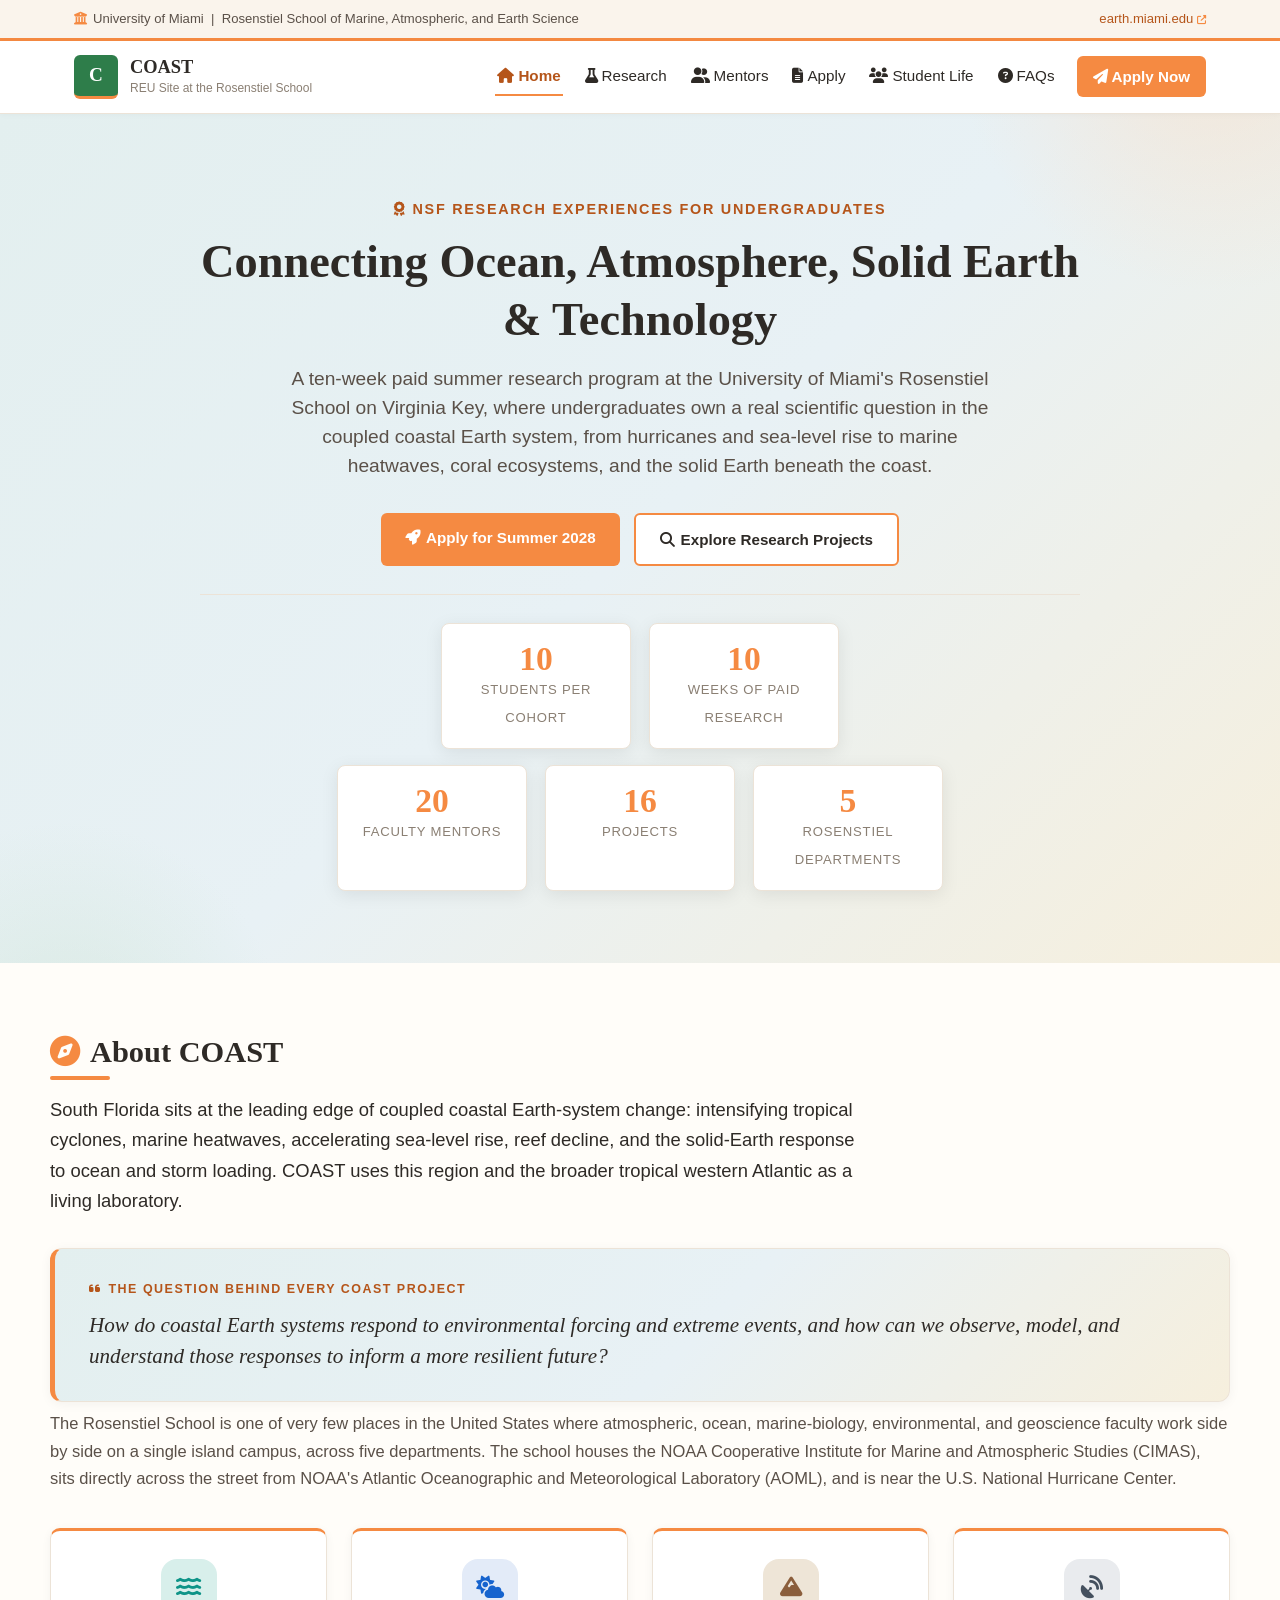
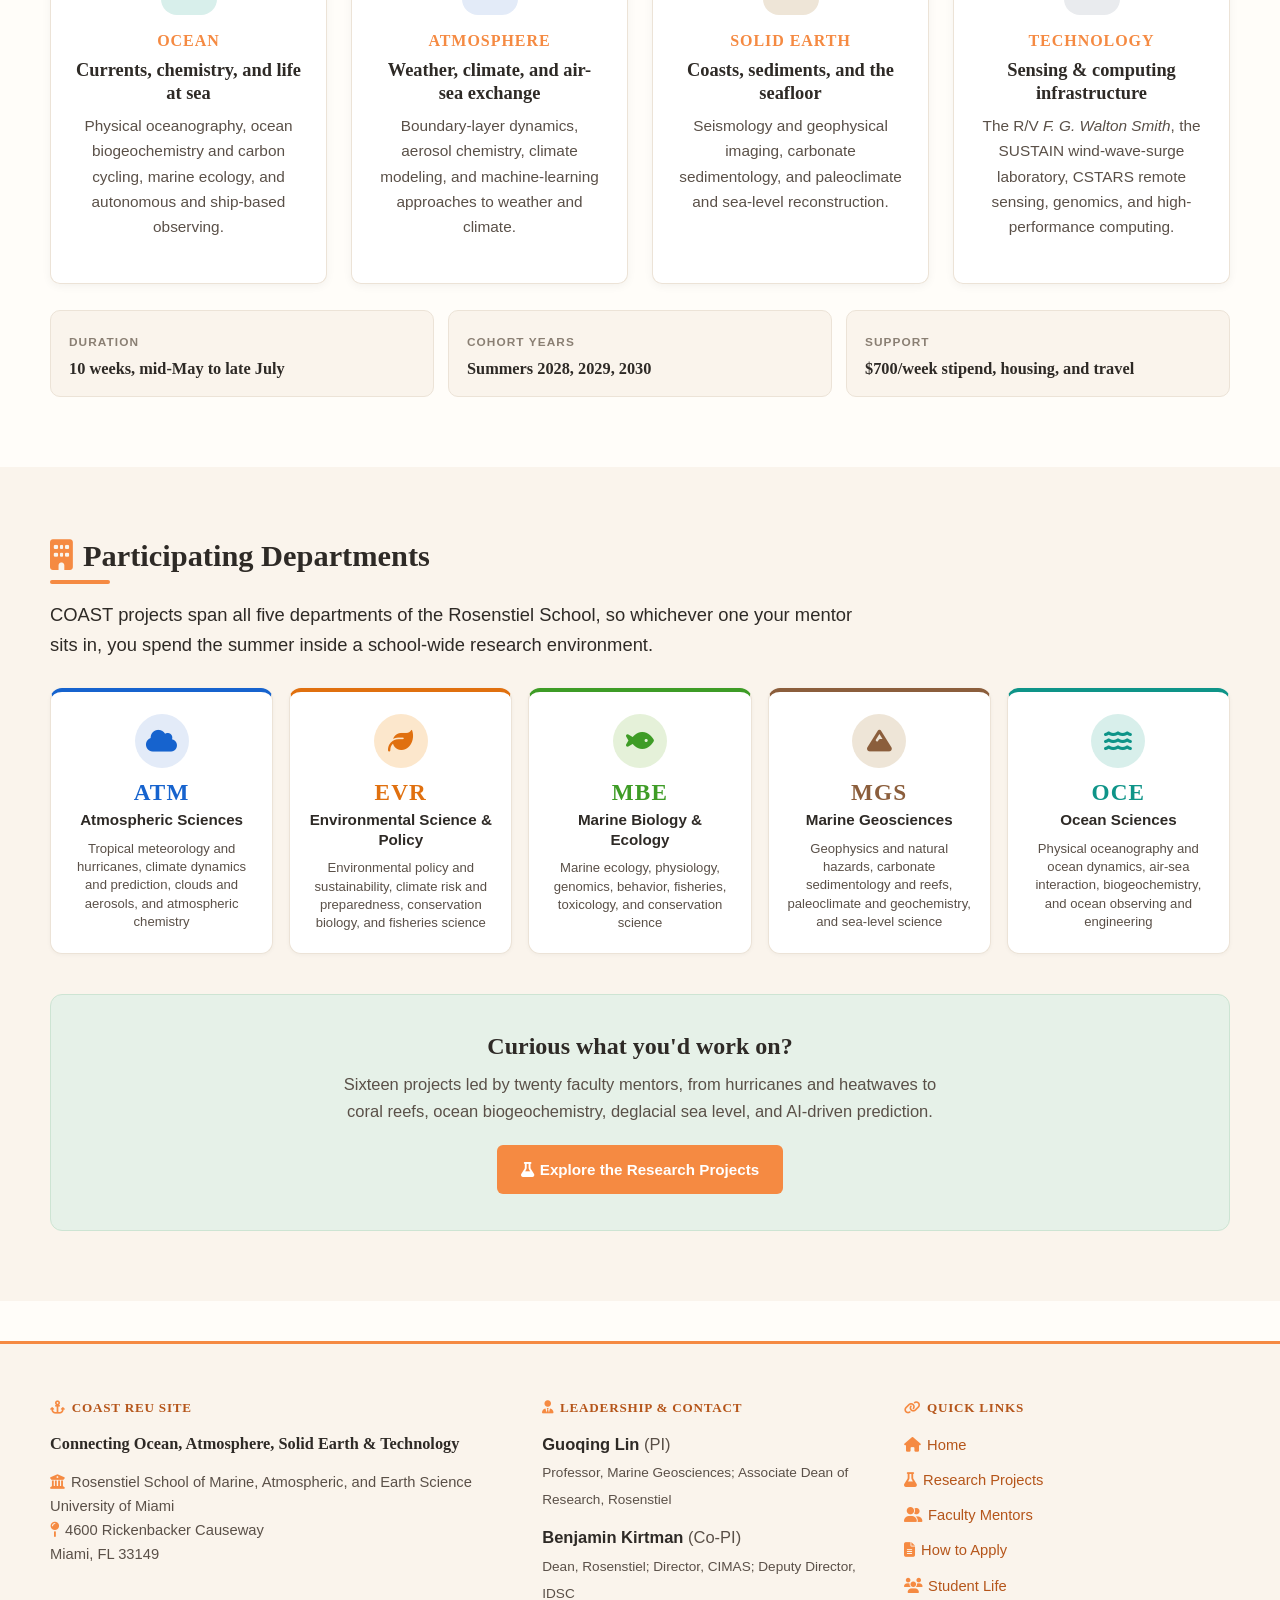
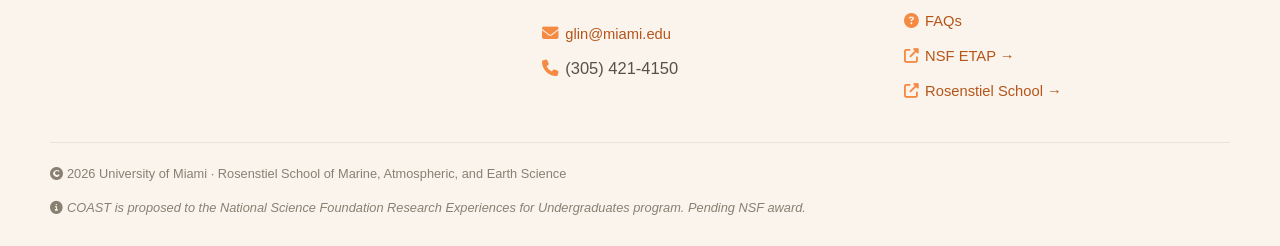
<file: index.html>
<!DOCTYPE html>
<html lang="en">
<head>
<meta charset="UTF-8">
<meta name="viewport" content="width=device-width, initial-scale=1.0">
<title>COAST REU Site | University of Miami Rosenstiel School</title>
<meta name="description" content="NSF REU Site at the University of Miami Rosenstiel School. Ten-week paid summer research in coastal Earth-system science: three science domains, sixteen projects, twenty faculty mentors, ten students per cohort.">
<link rel="stylesheet" href="https://cdnjs.cloudflare.com/ajax/libs/font-awesome/6.5.1/css/all.min.css">
<link rel="stylesheet" href="styles.css">
</head>
<body>

<!-- ============ Top bar ============ -->
<div class="topbar">
  <div class="topbar-inner">
    <span><i class="fas fa-university" style="margin-right:6px;color:var(--coral);"></i>University of Miami &nbsp;|&nbsp; Rosenstiel School of Marine, Atmospheric, and Earth Science</span>
    <span><a href="https://earth.miami.edu" target="_blank" rel="noopener">earth.miami.edu <i class="fas fa-external-link-alt" style="font-size:0.7em;"></i></a></span>
  </div>
</div>

<!-- ============ Nav ============ -->
<nav class="main">
  <div class="nav-inner">
    <a class="brand" href="index.html">
      <div class="brand-mark">C</div>
      <div class="brand-text">
        <strong>COAST</strong>
        <small>REU Site at the Rosenstiel School</small>
      </div>
    </a>
    <div class="nav-links">
      <a href="index.html" class="active"><i class="fas fa-home" style="margin-right:4px;"></i>Home</a>
      <a href="research.html"><i class="fas fa-flask" style="margin-right:4px;"></i>Research</a>
      <a href="faculty.html"><i class="fas fa-user-group" style="margin-right:4px;"></i>Mentors</a>
      <a href="apply.html"><i class="fas fa-file-alt" style="margin-right:4px;"></i>Apply</a>
      <a href="student-life.html"><i class="fas fa-users" style="margin-right:4px;"></i>Student Life</a>
      <a href="faqs.html"><i class="fas fa-circle-question" style="margin-right:4px;"></i>FAQs</a>
      <a href="apply.html" class="apply-btn"><i class="fas fa-paper-plane" style="margin-right:4px;"></i>Apply Now</a>
    </div>
  </div>
</nav>

<!-- ============ Hero ============ -->
<header class="hero" id="top">
  <div class="hero-inner">
    <div class="eyebrow"><i class="fas fa-award" style="margin-right:6px;"></i>NSF Research Experiences for Undergraduates</div>
    <h1>Connecting Ocean, Atmosphere, Solid Earth &amp; Technology</h1>
    <p class="sub">
      A ten-week paid summer research program at the University of Miami's Rosenstiel School on Virginia Key, where undergraduates own a real scientific question in the coupled coastal Earth system, from hurricanes and sea-level rise to marine heatwaves, coral ecosystems, and the solid Earth beneath the coast.
    </p>
    <div class="cta-row">
      <a class="btn btn-primary" href="apply.html"><i class="fas fa-rocket" style="margin-right:6px;"></i>Apply for Summer 2028</a>
      <a class="btn btn-ghost" href="research.html"><i class="fas fa-search" style="margin-right:6px;"></i>Explore Research Projects</a>
    </div>
    <div class="hero-stats">
      <div class="stat-row">
        <div class="stat"><span class="num">10</span><span class="lbl">students per cohort</span></div>
        <div class="stat"><span class="num">10</span><span class="lbl">weeks of paid research</span></div>
      </div>
      <div class="stat-row">
        <div class="stat"><span class="num">20</span><span class="lbl">faculty mentors</span></div>
        <div class="stat"><span class="num">16</span><span class="lbl">projects</span></div>
        <div class="stat"><span class="num">5</span><span class="lbl">Rosenstiel departments</span></div>
      </div>
    </div>
  </div>
</header>

<!-- ============ About ============ -->
<section id="about">
  <div class="container">
    <h2><i class="fas fa-compass" style="margin-right:10px;color:var(--coral);"></i>About COAST</h2>
    <p class="lede">
      South Florida sits at the leading edge of coupled coastal Earth-system change: intensifying tropical cyclones, marine heatwaves, accelerating sea-level rise, reef decline, and the solid-Earth response to ocean and storm loading. COAST uses this region and the broader tropical western Atlantic as a living laboratory.
    </p>

    <div class="question-card">
      <div class="qlabel"><i class="fas fa-quote-left" style="margin-right:6px;"></i>The question behind every COAST project</div>
      <p class="qtext">How do coastal Earth systems respond to environmental forcing and extreme events, and how can we observe, model, and understand those responses to inform a more resilient future?</p>
    </div>

    <p>
      The Rosenstiel School is one of very few places in the United States where atmospheric, ocean, marine-biology, environmental, and geoscience faculty work side by side on a single island campus, across five departments. The school houses the NOAA Cooperative Institute for Marine and Atmospheric Studies (CIMAS), sits directly across the street from NOAA's Atlantic Oceanographic and Meteorological Laboratory (AOML), and is near the U.S. National Hurricane Center.
    </p>

    <div class="pillars">
      <div class="pillar">
        <div class="pillar-icon"><i class="fas fa-water"></i></div>
        <h4>Ocean</h4>
        <h3>Currents, chemistry, and life at sea</h3>
        <p>Physical oceanography, ocean biogeochemistry and carbon cycling, marine ecology, and autonomous and ship-based observing.</p>
      </div>
      <div class="pillar">
        <div class="pillar-icon"><i class="fas fa-cloud-sun"></i></div>
        <h4>Atmosphere</h4>
        <h3>Weather, climate, and air-sea exchange</h3>
        <p>Boundary-layer dynamics, aerosol chemistry, climate modeling, and machine-learning approaches to weather and climate.</p>
      </div>
      <div class="pillar">
        <div class="pillar-icon"><i class="fas fa-mountain"></i></div>
        <h4>Solid Earth</h4>
        <h3>Coasts, sediments, and the seafloor</h3>
        <p>Seismology and geophysical imaging, carbonate sedimentology, and paleoclimate and sea-level reconstruction.</p>
      </div>
      <div class="pillar">
        <div class="pillar-icon"><i class="fas fa-satellite-dish"></i></div>
        <h4>Technology</h4>
        <h3>Sensing &amp; computing infrastructure</h3>
        <p>The R/V <em>F. G. Walton Smith</em>, the SUSTAIN wind-wave-surge laboratory, CSTARS remote sensing, genomics, and high-performance computing.</p>
      </div>
    </div>

    <div class="factstrip">
      <div class="fact"><span class="fk">Duration</span><span class="fv">10 weeks, mid-May to late July</span></div>
      <div class="fact"><span class="fk">Cohort years</span><span class="fv">Summers 2028, 2029, 2030</span></div>
      <div class="fact"><span class="fk">Support</span><span class="fv">$700/week stipend, housing, and travel</span></div>
    </div>

  </div>
</section>

<!-- ============ Departments ============ -->
<section class="alt" id="departments">
  <div class="container">
    <h2><i class="fas fa-building" style="margin-right:10px;color:var(--coral);"></i>Participating Departments</h2>

    <p class="lede">
      COAST projects span all five departments of the Rosenstiel School, so whichever one your mentor sits in, you spend the summer inside a school-wide research environment.
    </p>
    <div class="dept-grid">
      <div class="dept-card" style="--dept-color: var(--atm); --dept-bg: var(--atm-bg);">
        <div class="dept-icon"><i class="fas fa-cloud"></i></div>
        <div class="dept-acro">ATM</div>
        <div class="dept-name">Atmospheric Sciences</div>
        <div class="dept-tagline">Tropical meteorology and hurricanes, climate dynamics and prediction, clouds and aerosols, and atmospheric chemistry</div>
      </div>
      <div class="dept-card" style="--dept-color: var(--evr); --dept-bg: var(--evr-bg);">
        <div class="dept-icon"><i class="fas fa-leaf"></i></div>
        <div class="dept-acro">EVR</div>
        <div class="dept-name">Environmental Science &amp; Policy</div>
        <div class="dept-tagline">Environmental policy and sustainability, climate risk and preparedness, conservation biology, and fisheries science</div>
      </div>
      <div class="dept-card" style="--dept-color: var(--mbe); --dept-bg: var(--mbe-bg);">
        <div class="dept-icon"><i class="fas fa-fish"></i></div>
        <div class="dept-acro">MBE</div>
        <div class="dept-name">Marine Biology &amp; Ecology</div>
        <div class="dept-tagline">Marine ecology, physiology, genomics, behavior, fisheries, toxicology, and conservation science</div>
      </div>
      <div class="dept-card" style="--dept-color: var(--mgs); --dept-bg: var(--mgs-bg);">
        <div class="dept-icon"><i class="fas fa-mountain"></i></div>
        <div class="dept-acro">MGS</div>
        <div class="dept-name">Marine Geosciences</div>
        <div class="dept-tagline">Geophysics and natural hazards, carbonate sedimentology and reefs, paleoclimate and geochemistry, and sea-level science</div>
      </div>
      <div class="dept-card" style="--dept-color: var(--oce); --dept-bg: var(--oce-bg);">
        <div class="dept-icon"><i class="fas fa-water"></i></div>
        <div class="dept-acro">OCE</div>
        <div class="dept-name">Ocean Sciences</div>
        <div class="dept-tagline">Physical oceanography and ocean dynamics, air-sea interaction, biogeochemistry, and ocean observing and engineering</div>
      </div>
    </div>

    <div class="cta-band">
      <h3>Curious what you'd work on?</h3>
      <p>Sixteen projects led by twenty faculty mentors, from hurricanes and heatwaves to coral reefs, ocean biogeochemistry, deglacial sea level, and AI-driven prediction.</p>
      <a class="btn btn-primary" href="research.html"><i class="fas fa-flask" style="margin-right:6px;"></i>Explore the Research Projects</a>
    </div>
  </div>
</section>

<!-- ============ Footer ============ -->
<footer id="contact">
  <div class="footer-grid">
    <div>
      <h4><i class="fas fa-anchor" style="margin-right:6px;"></i>COAST REU Site</h4>
      <p style="margin-bottom: 12px;"><strong style="font-family: 'Source Serif Pro', Georgia, serif; font-size: 1.02rem;">Connecting Ocean, Atmosphere, Solid Earth &amp; Technology</strong></p>
      <p><i class="fas fa-university" style="margin-right:6px;color:var(--coral);"></i>Rosenstiel School of Marine, Atmospheric, and Earth Science<br>
      University of Miami<br>
      <i class="fas fa-map-pin" style="margin-right:6px;color:var(--coral);"></i>4600 Rickenbacker Causeway<br>
      Miami, FL 33149</p>
    </div>
    <div>
      <h4><i class="fas fa-user-tie" style="margin-right:6px;"></i>Leadership &amp; Contact</h4>
      <ul>
        <li><strong>Guoqing Lin</strong> (PI)<br><span style="font-size: 0.85rem;">Professor, Marine Geosciences; Associate Dean of Research, Rosenstiel</span></li>
        <li style="margin-top: 12px;"><strong>Benjamin Kirtman</strong> (Co-PI)<br><span style="font-size: 0.85rem;">Dean, Rosenstiel; Director, CIMAS; Deputy Director, IDSC</span></li>
        <li style="margin-top: 14px;"><i class="fas fa-envelope" style="margin-right:6px;"></i><a href="mailto:glin@miami.edu">glin@miami.edu</a></li>
        <li><i class="fas fa-phone" style="margin-right:6px;"></i>(305) 421-4150</li>
      </ul>
    </div>
    <div>
      <h4><i class="fas fa-link" style="margin-right:6px;"></i>Quick Links</h4>
      <ul>
        <li><a href="index.html"><i class="fas fa-home" style="margin-right:6px;"></i>Home</a></li>
        <li><a href="research.html"><i class="fas fa-flask" style="margin-right:6px;"></i>Research Projects</a></li>
        <li><a href="faculty.html"><i class="fas fa-user-group" style="margin-right:6px;"></i>Faculty Mentors</a></li>
        <li><a href="apply.html"><i class="fas fa-file-alt" style="margin-right:6px;"></i>How to Apply</a></li>
        <li><a href="student-life.html"><i class="fas fa-users" style="margin-right:6px;"></i>Student Life</a></li>
        <li><a href="faqs.html"><i class="fas fa-circle-question" style="margin-right:6px;"></i>FAQs</a></li>
        <li style="margin-top: 8px;"><a href="https://etap.nsf.gov" target="_blank" rel="noopener"><i class="fas fa-external-link-alt" style="margin-right:6px;"></i>NSF ETAP &rarr;</a></li>
        <li><a href="https://earth.miami.edu" target="_blank" rel="noopener"><i class="fas fa-external-link-alt" style="margin-right:6px;"></i>Rosenstiel School &rarr;</a></li>
      </ul>
    </div>
  </div>
  <div class="colophon">
    <span><i class="fas fa-copyright" style="margin-right:4px;"></i>2026 University of Miami &middot; Rosenstiel School of Marine, Atmospheric, and Earth Science</span>
    <span class="nsf-note"><i class="fas fa-info-circle" style="margin-right:4px;"></i>COAST is proposed to the National Science Foundation Research Experiences for Undergraduates program. Pending NSF award.</span>
  </div>
</footer>

</body>
</html>
</file>
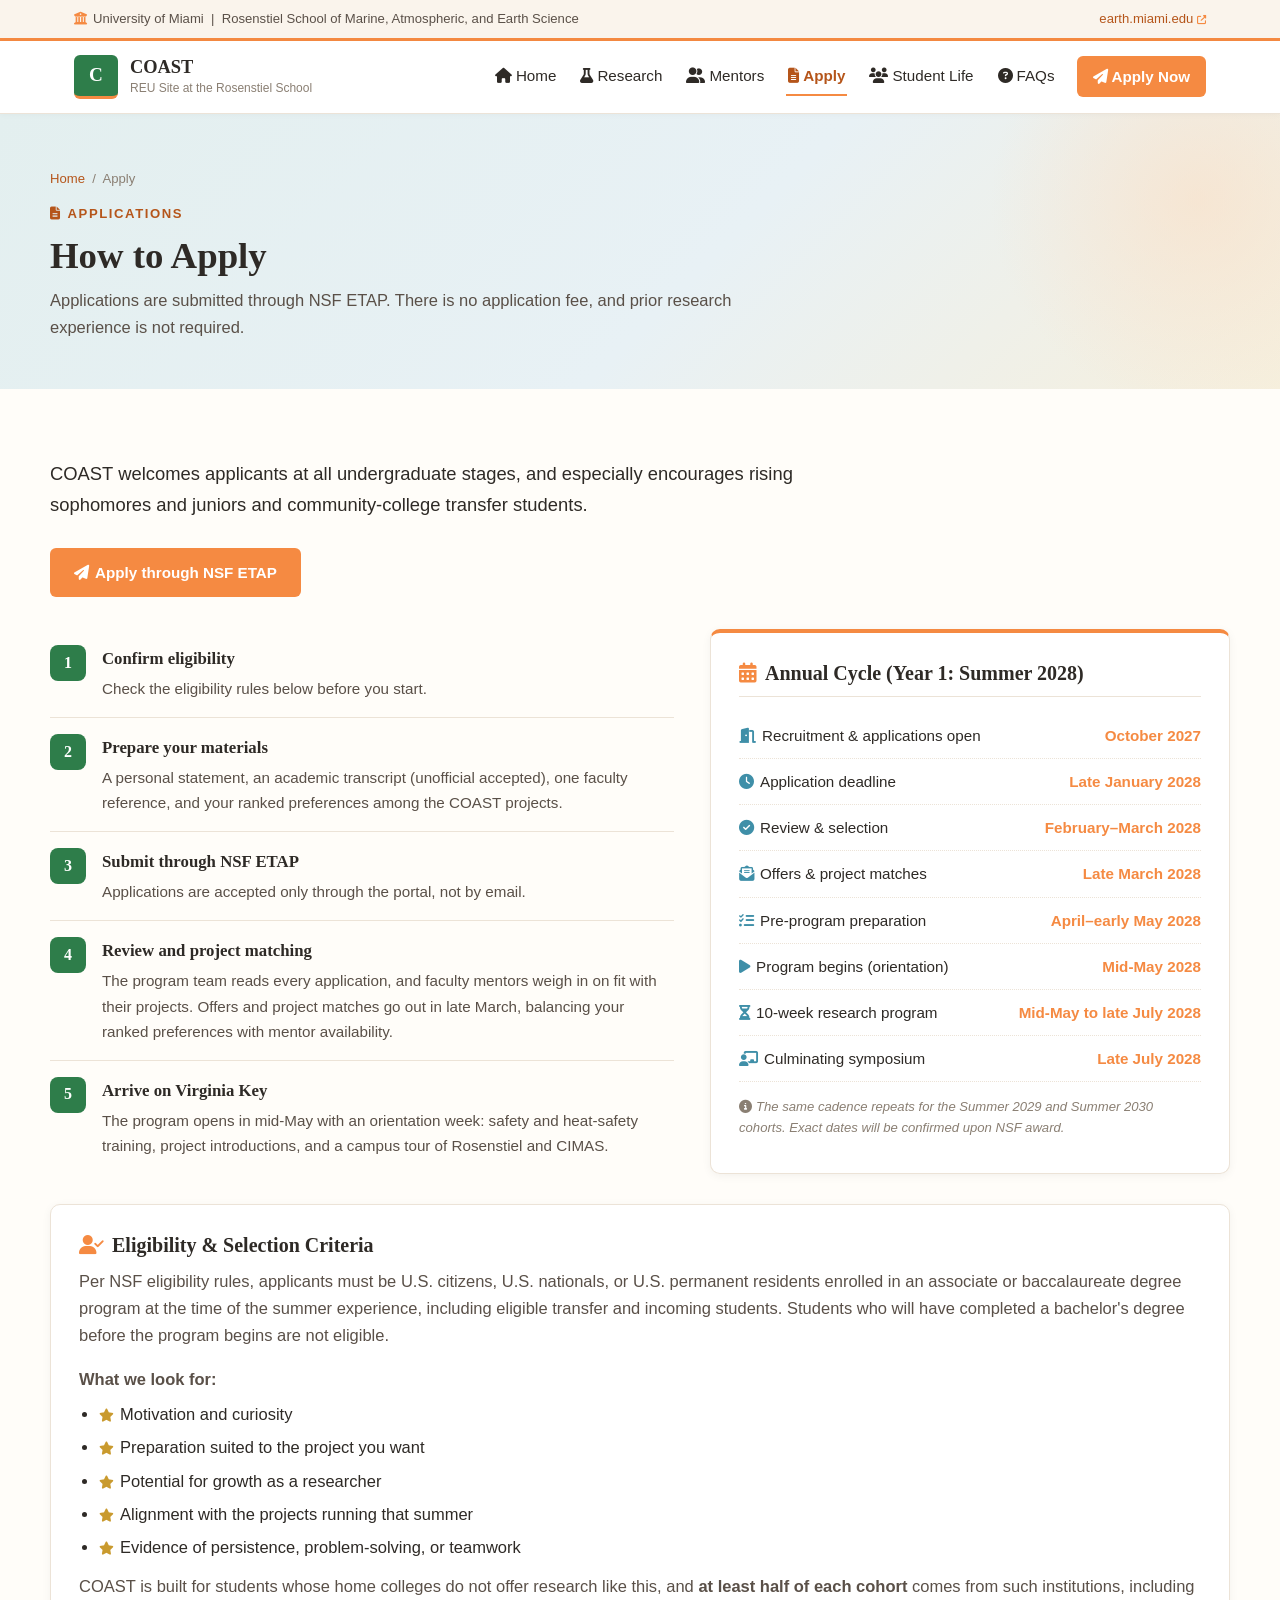
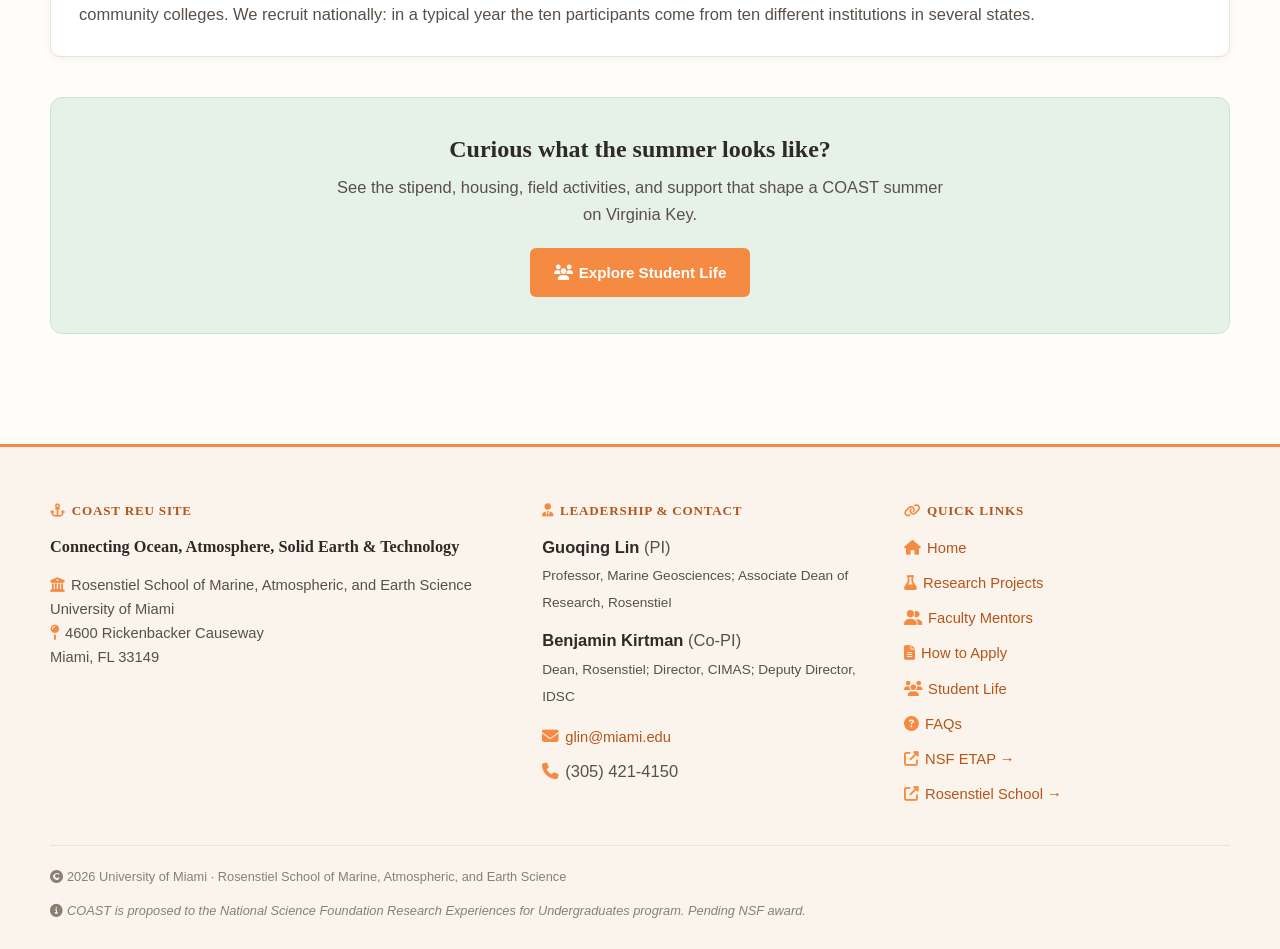
<file: apply.html>
<!DOCTYPE html>
<html lang="en">
<head>
<meta charset="UTF-8">
<meta name="viewport" content="width=device-width, initial-scale=1.0">
<title>How to Apply | COAST REU Site</title>
<meta name="description" content="Apply to the COAST REU Site through NSF ETAP. Eligibility, selection criteria, and key dates for the ten-week paid summer research program at the University of Miami Rosenstiel School.">
<link rel="stylesheet" href="https://cdnjs.cloudflare.com/ajax/libs/font-awesome/6.5.1/css/all.min.css">
<link rel="stylesheet" href="styles.css">
</head>
<body>

<!-- ============ Top bar ============ -->
<div class="topbar">
  <div class="topbar-inner">
    <span><i class="fas fa-university" style="margin-right:6px;color:var(--coral);"></i>University of Miami &nbsp;|&nbsp; Rosenstiel School of Marine, Atmospheric, and Earth Science</span>
    <span><a href="https://earth.miami.edu" target="_blank" rel="noopener">earth.miami.edu <i class="fas fa-external-link-alt" style="font-size:0.7em;"></i></a></span>
  </div>
</div>

<!-- ============ Nav ============ -->
<nav class="main">
  <div class="nav-inner">
    <a class="brand" href="index.html">
      <div class="brand-mark">C</div>
      <div class="brand-text">
        <strong>COAST</strong>
        <small>REU Site at the Rosenstiel School</small>
      </div>
    </a>
    <div class="nav-links">
      <a href="index.html"><i class="fas fa-home" style="margin-right:4px;"></i>Home</a>
      <a href="research.html"><i class="fas fa-flask" style="margin-right:4px;"></i>Research</a>
      <a href="faculty.html"><i class="fas fa-user-group" style="margin-right:4px;"></i>Mentors</a>
      <a href="apply.html" class="active"><i class="fas fa-file-alt" style="margin-right:4px;"></i>Apply</a>
      <a href="student-life.html"><i class="fas fa-users" style="margin-right:4px;"></i>Student Life</a>
      <a href="faqs.html"><i class="fas fa-circle-question" style="margin-right:4px;"></i>FAQs</a>
      <a href="apply.html" class="apply-btn"><i class="fas fa-paper-plane" style="margin-right:4px;"></i>Apply Now</a>
    </div>
  </div>
</nav>

<!-- ============ Page header ============ -->
<header class="page-header">
  <div class="page-header-inner">
    <div class="breadcrumb"><a href="index.html">Home</a> &nbsp;/&nbsp; Apply</div>
    <div class="eyebrow"><i class="fas fa-file-alt" style="margin-right:6px;"></i>Applications</div>
    <h1>How to Apply</h1>
    <p>Applications are submitted through NSF ETAP. There is no application fee, and prior research experience is not required.</p>
  </div>
</header>

<!-- ============ Apply ============ -->
<section id="apply">
  <div class="container">
    <p class="lede">
      COAST welcomes applicants at all undergraduate stages, and especially encourages rising sophomores and juniors and community-college transfer students.
    </p>

    <div style="margin-top:28px;">
      <a class="btn btn-primary" href="https://etap.nsf.gov" target="_blank" rel="noopener"><i class="fas fa-paper-plane" style="margin-right:6px;"></i>Apply through NSF ETAP</a>
    </div>

    <div class="apply-grid">
      <div class="apply-steps">
        <div class="apply-step">
          <div>
            <h4>Confirm eligibility</h4>
            <p>Check the eligibility rules below before you start.</p>
          </div>
        </div>
        <div class="apply-step">
          <div>
            <h4>Prepare your materials</h4>
            <p>A personal statement, an academic transcript (unofficial accepted), one faculty reference, and your ranked preferences among the COAST projects.</p>
          </div>
        </div>
        <div class="apply-step">
          <div>
            <h4>Submit through NSF ETAP</h4>
            <p>Applications are accepted only through the portal, not by email.</p>
          </div>
        </div>
        <div class="apply-step">
          <div>
            <h4>Review and project matching</h4>
            <p>The program team reads every application, and faculty mentors weigh in on fit with their projects. Offers and project matches go out in late March, balancing your ranked preferences with mentor availability.</p>
          </div>
        </div>
        <div class="apply-step">
          <div>
            <h4>Arrive on Virginia Key</h4>
            <p>The program opens in mid-May with an orientation week: safety and heat-safety training, project introductions, and a campus tour of Rosenstiel and CIMAS.</p>
          </div>
        </div>
      </div>

      <aside class="key-dates">
        <h3><i class="fas fa-calendar-alt" style="margin-right:8px;color:var(--coral);"></i>Annual Cycle (Year 1: Summer 2028)</h3>
        <div class="date-row"><span><i class="fas fa-door-open" style="margin-right:6px;color:var(--sky);"></i>Recruitment &amp; applications open</span><span class="when">October 2027</span></div>
        <div class="date-row"><span><i class="fas fa-clock" style="margin-right:6px;color:var(--sky);"></i>Application deadline</span><span class="when">Late January 2028</span></div>
        <div class="date-row"><span><i class="fas fa-check-circle" style="margin-right:6px;color:var(--sky);"></i>Review &amp; selection</span><span class="when">February&ndash;March 2028</span></div>
        <div class="date-row"><span><i class="fas fa-envelope-open-text" style="margin-right:6px;color:var(--sky);"></i>Offers &amp; project matches</span><span class="when">Late March 2028</span></div>
        <div class="date-row"><span><i class="fas fa-tasks" style="margin-right:6px;color:var(--sky);"></i>Pre-program preparation</span><span class="when">April&ndash;early May 2028</span></div>
        <div class="date-row"><span><i class="fas fa-play" style="margin-right:6px;color:var(--sky);"></i>Program begins (orientation)</span><span class="when">Mid-May 2028</span></div>
        <div class="date-row"><span><i class="fas fa-hourglass-half" style="margin-right:6px;color:var(--sky);"></i>10-week research program</span><span class="when">Mid-May to late July 2028</span></div>
        <div class="date-row"><span><i class="fas fa-chalkboard-teacher" style="margin-right:6px;color:var(--sky);"></i>Culminating symposium</span><span class="when">Late July 2028</span></div>
        <p class="fineprint"><i class="fas fa-info-circle" style="margin-right:4px;"></i>The same cadence repeats for the Summer 2029 and Summer 2030 cohorts. Exact dates will be confirmed upon NSF award.</p>
      </aside>
    </div>

    <div class="eligibility">
      <h3><i class="fas fa-user-check" style="margin-right:8px;color:var(--coral);"></i>Eligibility &amp; Selection Criteria</h3>
      <p>Per NSF eligibility rules, applicants must be U.S. citizens, U.S. nationals, or U.S. permanent residents enrolled in an associate or baccalaureate degree program at the time of the summer experience, including eligible transfer and incoming students. Students who will have completed a bachelor's degree before the program begins are not eligible.</p>
      <p style="margin-bottom: 8px;"><strong>What we look for:</strong></p>
      <ul>
        <li><i class="fas fa-star" style="margin-right:6px;color:var(--sunshine);font-size:0.8em;"></i>Motivation and curiosity</li>
        <li><i class="fas fa-star" style="margin-right:6px;color:var(--sunshine);font-size:0.8em;"></i>Preparation suited to the project you want</li>
        <li><i class="fas fa-star" style="margin-right:6px;color:var(--sunshine);font-size:0.8em;"></i>Potential for growth as a researcher</li>
        <li><i class="fas fa-star" style="margin-right:6px;color:var(--sunshine);font-size:0.8em;"></i>Alignment with the projects running that summer</li>
        <li><i class="fas fa-star" style="margin-right:6px;color:var(--sunshine);font-size:0.8em;"></i>Evidence of persistence, problem-solving, or teamwork</li>
      </ul>
      <p style="margin-top: 12px; margin-bottom: 0;">COAST is built for students whose home colleges do not offer research like this, and <strong>at least half of each cohort</strong> comes from such institutions, including community colleges. We recruit nationally: in a typical year the ten participants come from ten different institutions in several states.</p>
    </div>

    <div class="cta-band">
      <h3>Curious what the summer looks like?</h3>
      <p>See the stipend, housing, field activities, and support that shape a COAST summer on Virginia Key.</p>
      <a class="btn btn-primary" href="student-life.html"><i class="fas fa-users" style="margin-right:6px;"></i>Explore Student Life</a>
    </div>
  </div>
</section>

<!-- ============ Footer ============ -->
<footer id="contact">
  <div class="footer-grid">
    <div>
      <h4><i class="fas fa-anchor" style="margin-right:6px;"></i>COAST REU Site</h4>
      <p style="margin-bottom: 12px;"><strong style="font-family: 'Source Serif Pro', Georgia, serif; font-size: 1.02rem;">Connecting Ocean, Atmosphere, Solid Earth &amp; Technology</strong></p>
      <p><i class="fas fa-university" style="margin-right:6px;color:var(--coral);"></i>Rosenstiel School of Marine, Atmospheric, and Earth Science<br>
      University of Miami<br>
      <i class="fas fa-map-pin" style="margin-right:6px;color:var(--coral);"></i>4600 Rickenbacker Causeway<br>
      Miami, FL 33149</p>
    </div>
    <div>
      <h4><i class="fas fa-user-tie" style="margin-right:6px;"></i>Leadership &amp; Contact</h4>
      <ul>
        <li><strong>Guoqing Lin</strong> (PI)<br><span style="font-size: 0.85rem;">Professor, Marine Geosciences; Associate Dean of Research, Rosenstiel</span></li>
        <li style="margin-top: 12px;"><strong>Benjamin Kirtman</strong> (Co-PI)<br><span style="font-size: 0.85rem;">Dean, Rosenstiel; Director, CIMAS; Deputy Director, IDSC</span></li>
        <li style="margin-top: 14px;"><i class="fas fa-envelope" style="margin-right:6px;"></i><a href="mailto:glin@miami.edu">glin@miami.edu</a></li>
        <li><i class="fas fa-phone" style="margin-right:6px;"></i>(305) 421-4150</li>
      </ul>
    </div>
    <div>
      <h4><i class="fas fa-link" style="margin-right:6px;"></i>Quick Links</h4>
      <ul>
        <li><a href="index.html"><i class="fas fa-home" style="margin-right:6px;"></i>Home</a></li>
        <li><a href="research.html"><i class="fas fa-flask" style="margin-right:6px;"></i>Research Projects</a></li>
        <li><a href="faculty.html"><i class="fas fa-user-group" style="margin-right:6px;"></i>Faculty Mentors</a></li>
        <li><a href="apply.html"><i class="fas fa-file-alt" style="margin-right:6px;"></i>How to Apply</a></li>
        <li><a href="student-life.html"><i class="fas fa-users" style="margin-right:6px;"></i>Student Life</a></li>
        <li><a href="faqs.html"><i class="fas fa-circle-question" style="margin-right:6px;"></i>FAQs</a></li>
        <li style="margin-top: 8px;"><a href="https://etap.nsf.gov" target="_blank" rel="noopener"><i class="fas fa-external-link-alt" style="margin-right:6px;"></i>NSF ETAP &rarr;</a></li>
        <li><a href="https://earth.miami.edu" target="_blank" rel="noopener"><i class="fas fa-external-link-alt" style="margin-right:6px;"></i>Rosenstiel School &rarr;</a></li>
      </ul>
    </div>
  </div>
  <div class="colophon">
    <span><i class="fas fa-copyright" style="margin-right:4px;"></i>2026 University of Miami &middot; Rosenstiel School of Marine, Atmospheric, and Earth Science</span>
    <span class="nsf-note"><i class="fas fa-info-circle" style="margin-right:4px;"></i>COAST is proposed to the National Science Foundation Research Experiences for Undergraduates program. Pending NSF award.</span>
  </div>
</footer>

</body>
</html>
</file>
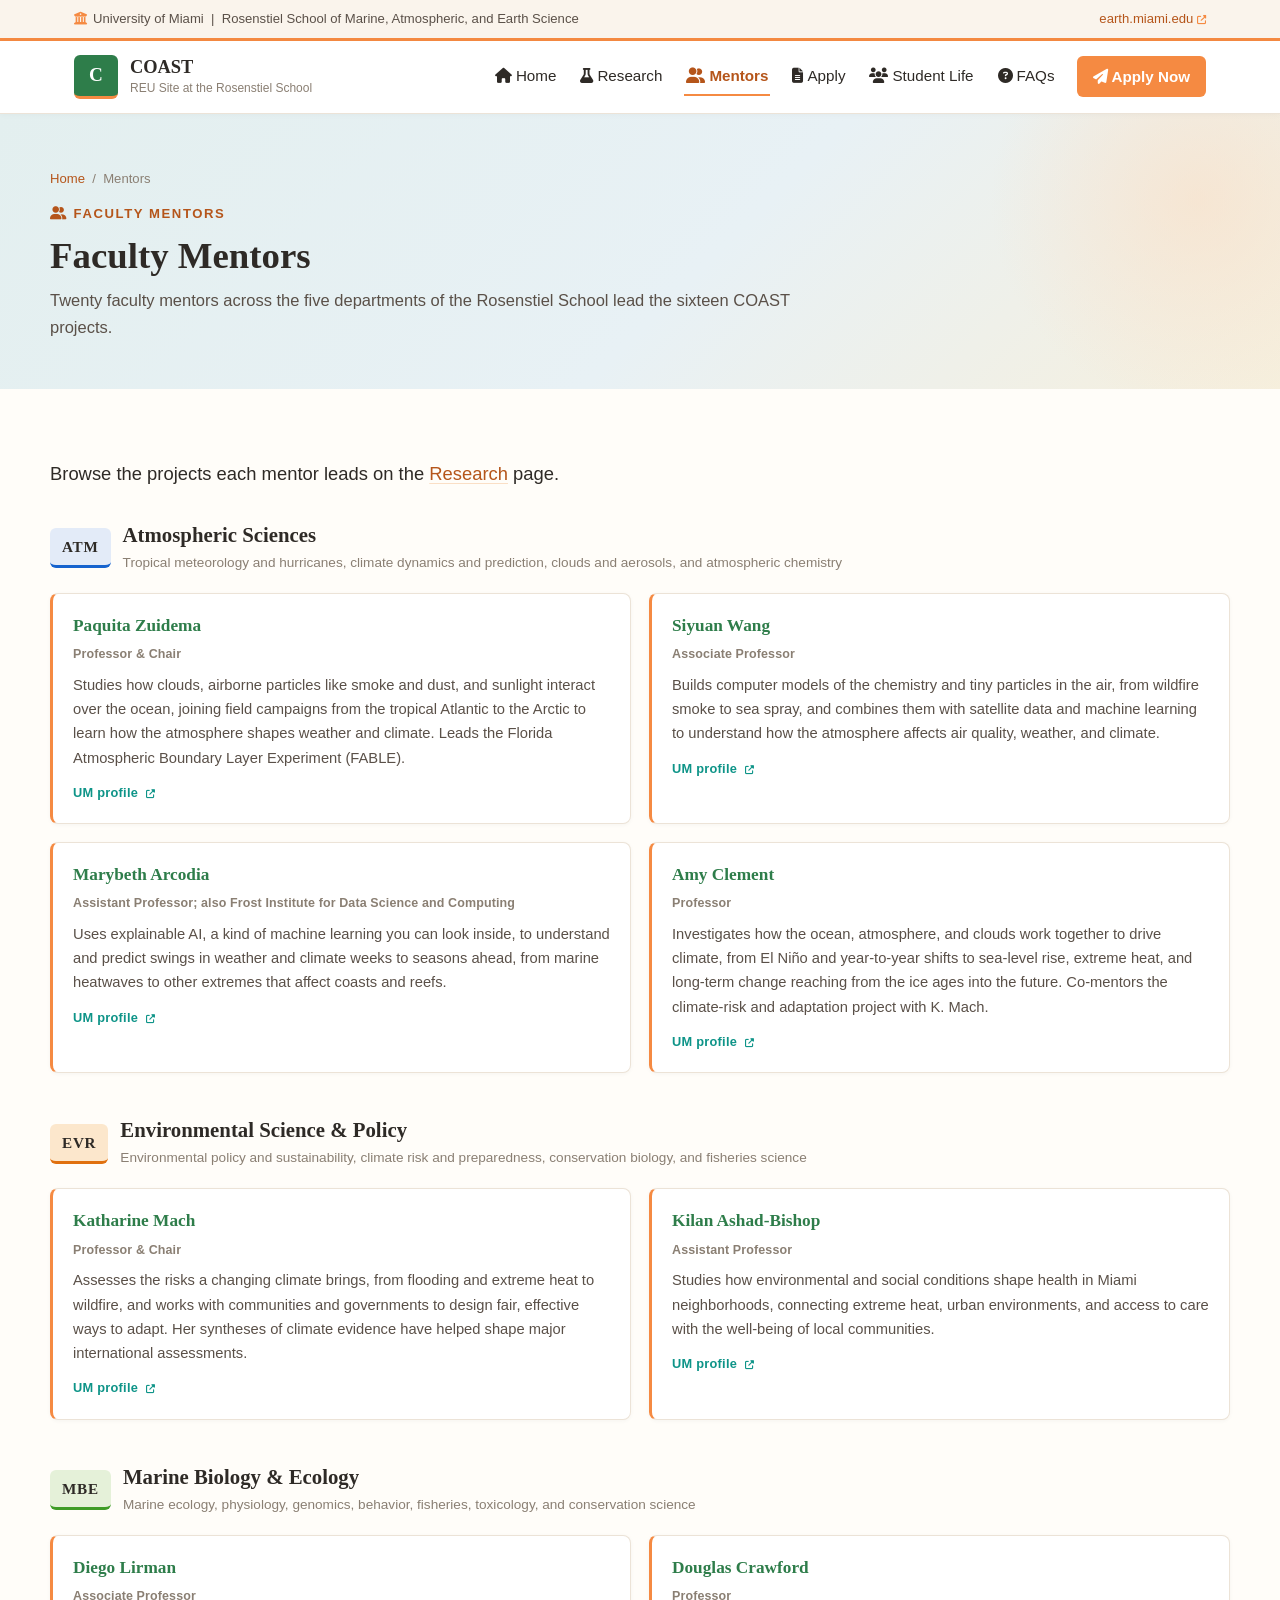
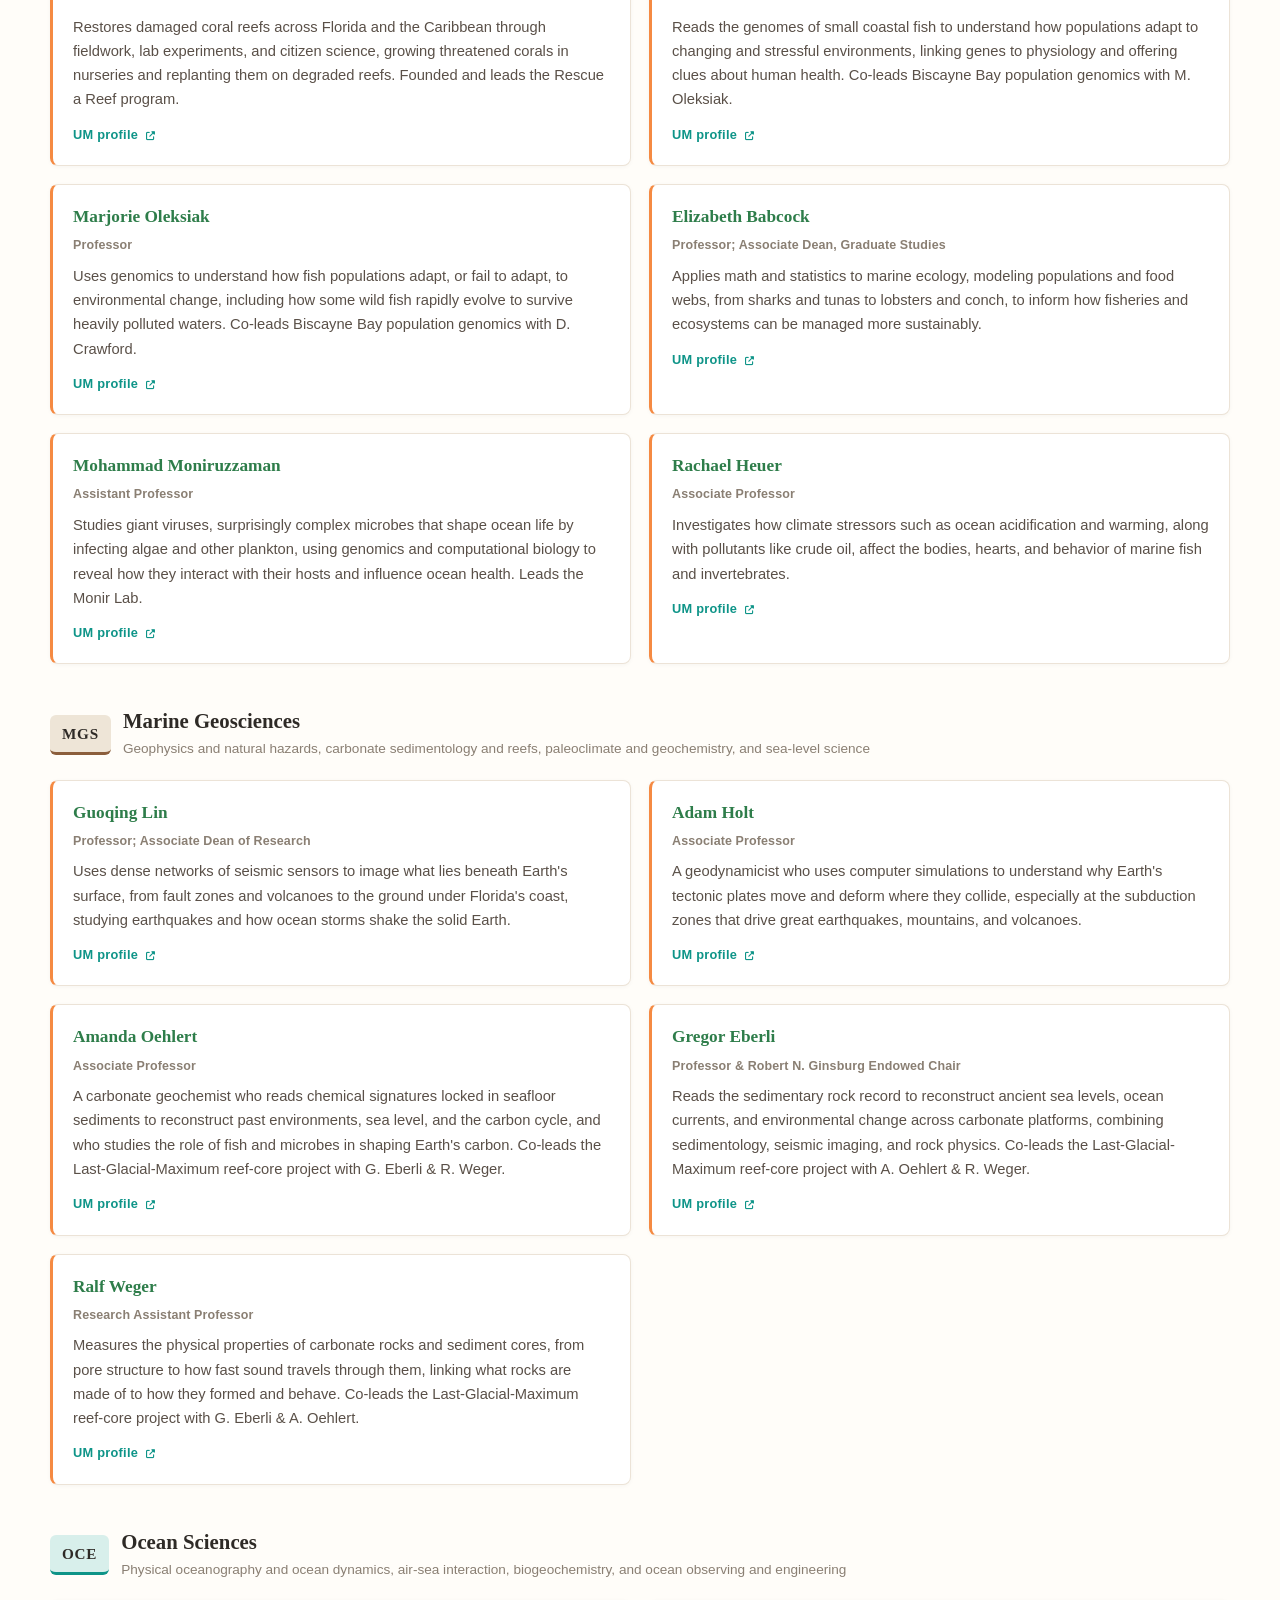
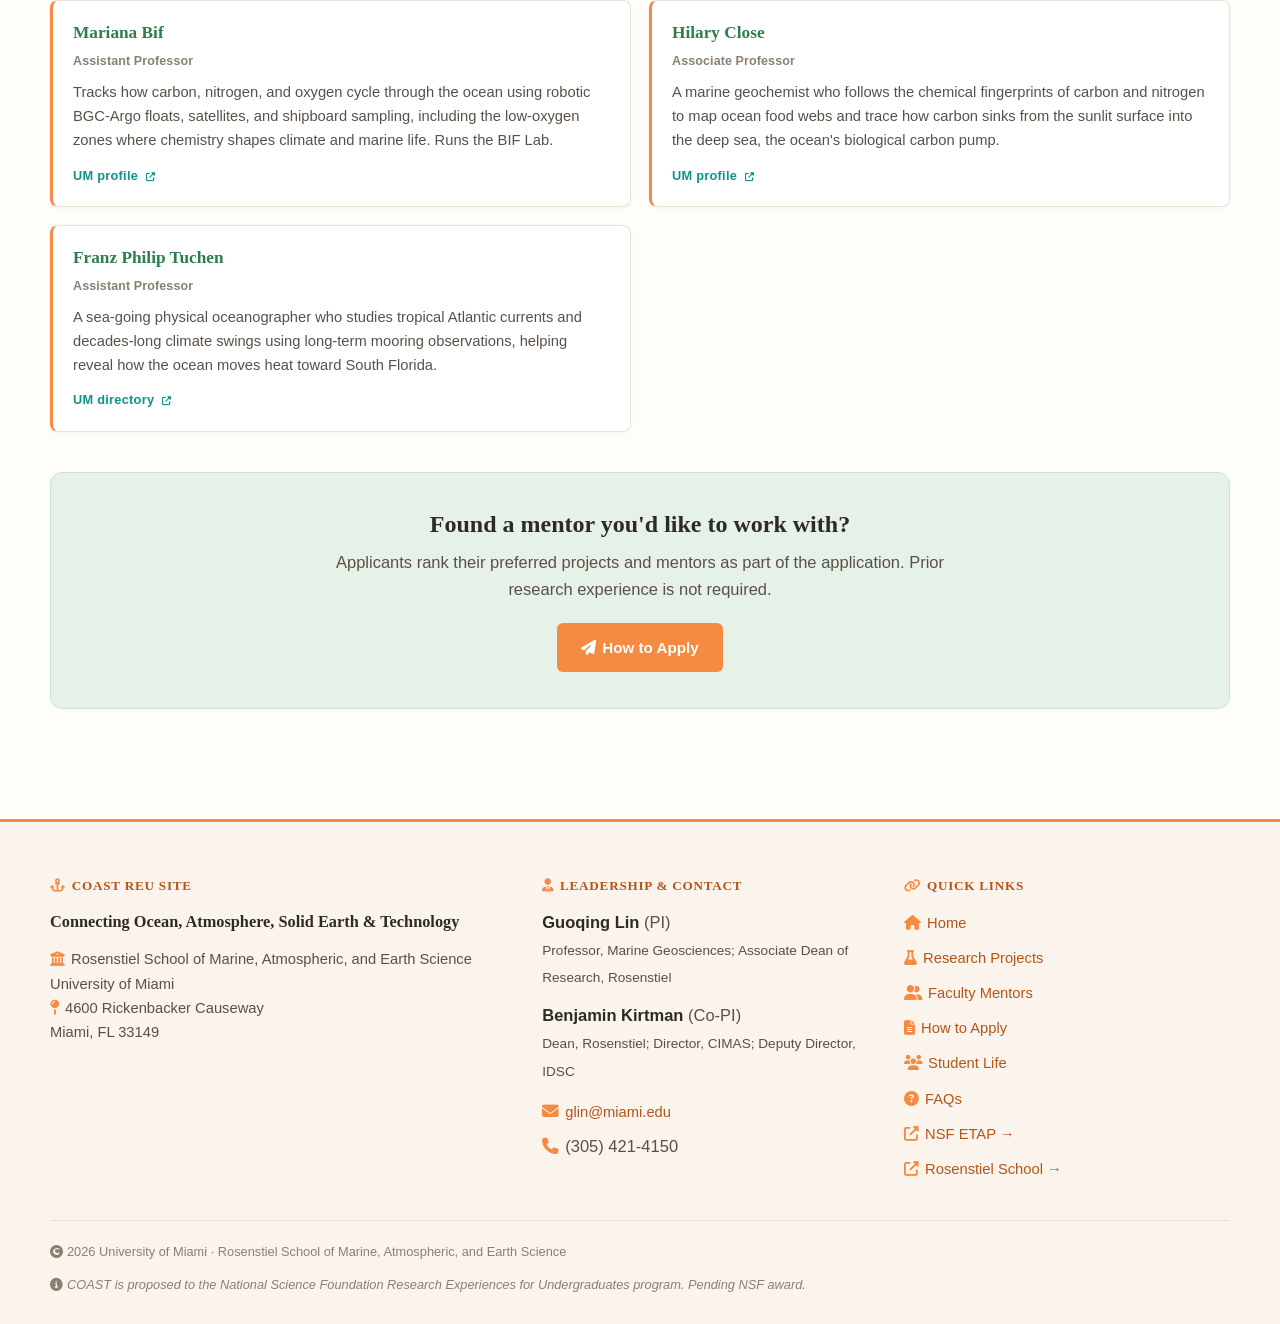
<file: faculty.html>
<!DOCTYPE html>
<html lang="en">
<head>
<meta charset="UTF-8">
<meta name="viewport" content="width=device-width, initial-scale=1.0">
<title>Faculty Mentors | COAST REU Site</title>
<meta name="description" content="COAST REU program leadership and the twenty-member faculty mentor pool across the five departments of the University of Miami Rosenstiel School.">
<link rel="stylesheet" href="https://cdnjs.cloudflare.com/ajax/libs/font-awesome/6.5.1/css/all.min.css">
<link rel="stylesheet" href="styles.css">
</head>
<body>

<!-- ============ Top bar ============ -->
<div class="topbar">
  <div class="topbar-inner">
    <span><i class="fas fa-university" style="margin-right:6px;color:var(--coral);"></i>University of Miami &nbsp;|&nbsp; Rosenstiel School of Marine, Atmospheric, and Earth Science</span>
    <span><a href="https://earth.miami.edu" target="_blank" rel="noopener">earth.miami.edu <i class="fas fa-external-link-alt" style="font-size:0.7em;"></i></a></span>
  </div>
</div>

<!-- ============ Nav ============ -->
<nav class="main">
  <div class="nav-inner">
    <a class="brand" href="index.html">
      <div class="brand-mark">C</div>
      <div class="brand-text">
        <strong>COAST</strong>
        <small>REU Site at the Rosenstiel School</small>
      </div>
    </a>
    <div class="nav-links">
      <a href="index.html"><i class="fas fa-home" style="margin-right:4px;"></i>Home</a>
      <a href="research.html"><i class="fas fa-flask" style="margin-right:4px;"></i>Research</a>
      <a href="faculty.html" class="active"><i class="fas fa-user-group" style="margin-right:4px;"></i>Mentors</a>
      <a href="apply.html"><i class="fas fa-file-alt" style="margin-right:4px;"></i>Apply</a>
      <a href="student-life.html"><i class="fas fa-users" style="margin-right:4px;"></i>Student Life</a>
      <a href="faqs.html"><i class="fas fa-circle-question" style="margin-right:4px;"></i>FAQs</a>
      <a href="apply.html" class="apply-btn"><i class="fas fa-paper-plane" style="margin-right:4px;"></i>Apply Now</a>
    </div>
  </div>
</nav>

<!-- ============ Page header ============ -->
<header class="page-header">
  <div class="page-header-inner">
    <div class="breadcrumb"><a href="index.html">Home</a> &nbsp;/&nbsp; Mentors</div>
    <div class="eyebrow"><i class="fas fa-user-group" style="margin-right:6px;"></i>Faculty Mentors</div>
    <h1>Faculty Mentors</h1>
    <p>Twenty faculty mentors across the five departments of the Rosenstiel School lead the sixteen COAST projects.</p>
  </div>
</header>

<!-- ============ Mentor roster ============ -->
<section id="mentors">
  <div class="container">
    <p class="lede">
      Browse the projects each mentor leads on the <a href="research.html">Research</a> page.
    </p>

    <!-- ===== ATM ===== -->
    <div class="dept-heading">
      <span class="dept-badge" style="background: var(--atm-bg); border-bottom-color: var(--atm);">ATM</span>
      <div>
        <h3>Atmospheric Sciences</h3>
        <span class="count">Tropical meteorology and hurricanes, climate dynamics and prediction, clouds and aerosols, and atmospheric chemistry</span>
      </div>
    </div>
    <div class="faculty-grid">
      <div class="faculty-card">
        <span class="fname">Paquita Zuidema</span>
        <span class="frole">Professor &amp; Chair</span>
        <p>Studies how clouds, airborne particles like smoke and dust, and sunlight interact over the ocean, joining field campaigns from the tropical Atlantic to the Arctic to learn how the atmosphere shapes weather and climate. Leads the Florida Atmospheric Boundary Layer Experiment (FABLE).</p>
        <a class="fprofile" href="https://people.miami.edu/profile/5b22eea202fab7a55b3d45104d5c97b8" target="_blank" rel="noopener">UM profile <i class="fas fa-external-link-alt"></i></a>
      </div>
      <div class="faculty-card">
        <span class="fname">Siyuan Wang</span>
        <span class="frole">Associate Professor</span>
        <p>Builds computer models of the chemistry and tiny particles in the air, from wildfire smoke to sea spray, and combines them with satellite data and machine learning to understand how the atmosphere affects air quality, weather, and climate.</p>
        <a class="fprofile" href="https://people.miami.edu/profile/5c787482a8b5fdf2c91319b9edb48dff" target="_blank" rel="noopener">UM profile <i class="fas fa-external-link-alt"></i></a>
      </div>
      <div class="faculty-card">
        <span class="fname">Marybeth Arcodia</span>
        <span class="frole">Assistant Professor; also Frost Institute for Data Science and Computing</span>
        <p>Uses explainable AI, a kind of machine learning you can look inside, to understand and predict swings in weather and climate weeks to seasons ahead, from marine heatwaves to other extremes that affect coasts and reefs.</p>
        <a class="fprofile" href="https://people.miami.edu/profile/5fc103221a3deb9dce777c4cfafa9523" target="_blank" rel="noopener">UM profile <i class="fas fa-external-link-alt"></i></a>
      </div>
      <div class="faculty-card">
        <span class="fname">Amy Clement</span>
        <span class="frole">Professor</span>
        <p>Investigates how the ocean, atmosphere, and clouds work together to drive climate, from El Niño and year-to-year shifts to sea-level rise, extreme heat, and long-term change reaching from the ice ages into the future. Co-mentors the climate-risk and adaptation project with K. Mach.</p>
        <a class="fprofile" href="https://people.miami.edu/profile/b395dd6dac6f22cb1fefde66b8cef6f2" target="_blank" rel="noopener">UM profile <i class="fas fa-external-link-alt"></i></a>
      </div>
    </div>

    <!-- ===== EVR ===== -->
    <div class="dept-heading">
      <span class="dept-badge" style="background: var(--evr-bg); border-bottom-color: var(--evr);">EVR</span>
      <div>
        <h3>Environmental Science &amp; Policy</h3>
        <span class="count">Environmental policy and sustainability, climate risk and preparedness, conservation biology, and fisheries science</span>
      </div>
    </div>
    <div class="faculty-grid">
      <div class="faculty-card">
        <span class="fname">Katharine Mach</span>
        <span class="frole">Professor &amp; Chair</span>
        <p>Assesses the risks a changing climate brings, from flooding and extreme heat to wildfire, and works with communities and governments to design fair, effective ways to adapt. Her syntheses of climate evidence have helped shape major international assessments.</p>
        <a class="fprofile" href="https://people.miami.edu/profile/762f6b4e195e41698914bae5bd7b6543" target="_blank" rel="noopener">UM profile <i class="fas fa-external-link-alt"></i></a>
      </div>
      <div class="faculty-card">
        <span class="fname">Kilan Ashad-Bishop</span>
        <span class="frole">Assistant Professor</span>
        <p>Studies how environmental and social conditions shape health in Miami neighborhoods, connecting extreme heat, urban environments, and access to care with the well-being of local communities.</p>
        <a class="fprofile" href="https://people.miami.edu/profile/ca49d7d9ad0ac3a5d3e8b5f3338f720c" target="_blank" rel="noopener">UM profile <i class="fas fa-external-link-alt"></i></a>
      </div>
    </div>

    <!-- ===== MBE ===== -->
    <div class="dept-heading">
      <span class="dept-badge" style="background: var(--mbe-bg); border-bottom-color: var(--mbe);">MBE</span>
      <div>
        <h3>Marine Biology &amp; Ecology</h3>
        <span class="count">Marine ecology, physiology, genomics, behavior, fisheries, toxicology, and conservation science</span>
      </div>
    </div>
    <div class="faculty-grid">
      <div class="faculty-card">
        <span class="fname">Diego Lirman</span>
        <span class="frole">Associate Professor</span>
        <p>Restores damaged coral reefs across Florida and the Caribbean through fieldwork, lab experiments, and citizen science, growing threatened corals in nurseries and replanting them on degraded reefs. Founded and leads the Rescue a Reef program.</p>
        <a class="fprofile" href="https://people.miami.edu/profile/9f69291a85396981d4ccc07b8003f6f2" target="_blank" rel="noopener">UM profile <i class="fas fa-external-link-alt"></i></a>
      </div>
      <div class="faculty-card">
        <span class="fname">Douglas Crawford</span>
        <span class="frole">Professor</span>
        <p>Reads the genomes of small coastal fish to understand how populations adapt to changing and stressful environments, linking genes to physiology and offering clues about human health. Co-leads Biscayne Bay population genomics with M. Oleksiak.</p>
        <a class="fprofile" href="https://people.miami.edu/profile/8aa5e619f34f8fb4cd64610b1555dcff" target="_blank" rel="noopener">UM profile <i class="fas fa-external-link-alt"></i></a>
      </div>
      <div class="faculty-card">
        <span class="fname">Marjorie Oleksiak</span>
        <span class="frole">Professor</span>
        <p>Uses genomics to understand how fish populations adapt, or fail to adapt, to environmental change, including how some wild fish rapidly evolve to survive heavily polluted waters. Co-leads Biscayne Bay population genomics with D. Crawford.</p>
        <a class="fprofile" href="https://people.miami.edu/profile/771326c737fbd9a5fd6fa4e6e6dff284" target="_blank" rel="noopener">UM profile <i class="fas fa-external-link-alt"></i></a>
      </div>
      <div class="faculty-card">
        <span class="fname">Elizabeth Babcock</span>
        <span class="frole">Professor; Associate Dean, Graduate Studies</span>
        <p>Applies math and statistics to marine ecology, modeling populations and food webs, from sharks and tunas to lobsters and conch, to inform how fisheries and ecosystems can be managed more sustainably.</p>
        <a class="fprofile" href="https://people.miami.edu/profile/a49b9a6c2cdb67dc60ea582ff9da2c70" target="_blank" rel="noopener">UM profile <i class="fas fa-external-link-alt"></i></a>
      </div>
      <div class="faculty-card">
        <span class="fname">Mohammad Moniruzzaman</span>
        <span class="frole">Assistant Professor</span>
        <p>Studies giant viruses, surprisingly complex microbes that shape ocean life by infecting algae and other plankton, using genomics and computational biology to reveal how they interact with their hosts and influence ocean health. Leads the Monir Lab.</p>
        <a class="fprofile" href="https://people.miami.edu/profile/cf5b6785ab0cf731420b63067fbfad25" target="_blank" rel="noopener">UM profile <i class="fas fa-external-link-alt"></i></a>
      </div>
      <div class="faculty-card">
        <span class="fname">Rachael Heuer</span>
        <span class="frole">Associate Professor</span>
        <p>Investigates how climate stressors such as ocean acidification and warming, along with pollutants like crude oil, affect the bodies, hearts, and behavior of marine fish and invertebrates.</p>
        <a class="fprofile" href="https://people.miami.edu/profile/9ca7ab1cf25ea59415d242bafa7867f0" target="_blank" rel="noopener">UM profile <i class="fas fa-external-link-alt"></i></a>
      </div>
    </div>

    <!-- ===== MGS ===== -->
    <div class="dept-heading">
      <span class="dept-badge" style="background: var(--mgs-bg); border-bottom-color: var(--mgs);">MGS</span>
      <div>
        <h3>Marine Geosciences</h3>
        <span class="count">Geophysics and natural hazards, carbonate sedimentology and reefs, paleoclimate and geochemistry, and sea-level science</span>
      </div>
    </div>
    <div class="faculty-grid">
      <div class="faculty-card">
        <span class="fname">Guoqing Lin</span>
        <span class="frole">Professor; Associate Dean of Research</span>
        <p>Uses dense networks of seismic sensors to image what lies beneath Earth's surface, from fault zones and volcanoes to the ground under Florida's coast, studying earthquakes and how ocean storms shake the solid Earth.</p>
        <a class="fprofile" href="https://people.miami.edu/profile/965732f8381f55014b461eb417cdaccc" target="_blank" rel="noopener">UM profile <i class="fas fa-external-link-alt"></i></a>
      </div>
      <div class="faculty-card">
        <span class="fname">Adam Holt</span>
        <span class="frole">Associate Professor</span>
        <p>A geodynamicist who uses computer simulations to understand why Earth's tectonic plates move and deform where they collide, especially at the subduction zones that drive great earthquakes, mountains, and volcanoes.</p>
        <a class="fprofile" href="https://people.miami.edu/profile/cd370ebbd122595f2b64a0d6e2ea8c44" target="_blank" rel="noopener">UM profile <i class="fas fa-external-link-alt"></i></a>
      </div>
      <div class="faculty-card">
        <span class="fname">Amanda Oehlert</span>
        <span class="frole">Associate Professor</span>
        <p>A carbonate geochemist who reads chemical signatures locked in seafloor sediments to reconstruct past environments, sea level, and the carbon cycle, and who studies the role of fish and microbes in shaping Earth's carbon. Co-leads the Last-Glacial-Maximum reef-core project with G. Eberli &amp; R. Weger.</p>
        <a class="fprofile" href="https://people.miami.edu/profile/f590f1ec77cdc16db901233b3f2f569b" target="_blank" rel="noopener">UM profile <i class="fas fa-external-link-alt"></i></a>
      </div>
      <div class="faculty-card">
        <span class="fname">Gregor Eberli</span>
        <span class="frole">Professor &amp; Robert N. Ginsburg Endowed Chair</span>
        <p>Reads the sedimentary rock record to reconstruct ancient sea levels, ocean currents, and environmental change across carbonate platforms, combining sedimentology, seismic imaging, and rock physics. Co-leads the Last-Glacial-Maximum reef-core project with A. Oehlert &amp; R. Weger.</p>
        <a class="fprofile" href="https://people.miami.edu/profile/4dcf86efa2f8c7a671c215c6b81cf06e" target="_blank" rel="noopener">UM profile <i class="fas fa-external-link-alt"></i></a>
      </div>
      <div class="faculty-card">
        <span class="fname">Ralf Weger</span>
        <span class="frole">Research Assistant Professor</span>
        <p>Measures the physical properties of carbonate rocks and sediment cores, from pore structure to how fast sound travels through them, linking what rocks are made of to how they formed and behave. Co-leads the Last-Glacial-Maximum reef-core project with G. Eberli &amp; A. Oehlert.</p>
        <a class="fprofile" href="https://people.miami.edu/profile/1011ebd3e2c2e887e8035613eae60663" target="_blank" rel="noopener">UM profile <i class="fas fa-external-link-alt"></i></a>
      </div>
    </div>

    <!-- ===== OCE ===== -->
    <div class="dept-heading">
      <span class="dept-badge" style="background: var(--oce-bg); border-bottom-color: var(--oce);">OCE</span>
      <div>
        <h3>Ocean Sciences</h3>
        <span class="count">Physical oceanography and ocean dynamics, air-sea interaction, biogeochemistry, and ocean observing and engineering</span>
      </div>
    </div>
    <div class="faculty-grid">
      <div class="faculty-card">
        <span class="fname">Mariana Bif</span>
        <span class="frole">Assistant Professor</span>
        <p>Tracks how carbon, nitrogen, and oxygen cycle through the ocean using robotic BGC-Argo floats, satellites, and shipboard sampling, including the low-oxygen zones where chemistry shapes climate and marine life. Runs the BIF Lab.</p>
        <a class="fprofile" href="https://people.miami.edu/profile/77d64e5136bce2bb19c15d8ce6ca8e7a" target="_blank" rel="noopener">UM profile <i class="fas fa-external-link-alt"></i></a>
      </div>
      <div class="faculty-card">
        <span class="fname">Hilary Close</span>
        <span class="frole">Associate Professor</span>
        <p>A marine geochemist who follows the chemical fingerprints of carbon and nitrogen to map ocean food webs and trace how carbon sinks from the sunlit surface into the deep sea, the ocean's biological carbon pump.</p>
        <a class="fprofile" href="https://people.miami.edu/profile/ed463cdacd9c0ce1611102b50c9cc1cb" target="_blank" rel="noopener">UM profile <i class="fas fa-external-link-alt"></i></a>
      </div>
      <div class="faculty-card">
        <span class="fname">Franz Philip Tuchen</span>
        <span class="frole">Assistant Professor</span>
        <p>A sea-going physical oceanographer who studies tropical Atlantic currents and decades-long climate swings using long-term mooring observations, helping reveal how the ocean moves heat toward South Florida.</p>
        <a class="fprofile" href="https://www.earth.miami.edu/about-us/people/faculty/index.html" target="_blank" rel="noopener">UM directory <i class="fas fa-external-link-alt"></i></a>
      </div>
    </div>

    <div class="cta-band">
      <h3>Found a mentor you'd like to work with?</h3>
      <p>Applicants rank their preferred projects and mentors as part of the application. Prior research experience is not required.</p>
      <a class="btn btn-primary" href="apply.html"><i class="fas fa-paper-plane" style="margin-right:6px;"></i>How to Apply</a>
    </div>
  </div>
</section>

<!-- ============ Footer ============ -->
<footer id="contact">
  <div class="footer-grid">
    <div>
      <h4><i class="fas fa-anchor" style="margin-right:6px;"></i>COAST REU Site</h4>
      <p style="margin-bottom: 12px;"><strong style="font-family: 'Source Serif Pro', Georgia, serif; font-size: 1.02rem;">Connecting Ocean, Atmosphere, Solid Earth &amp; Technology</strong></p>
      <p><i class="fas fa-university" style="margin-right:6px;color:var(--coral);"></i>Rosenstiel School of Marine, Atmospheric, and Earth Science<br>
      University of Miami<br>
      <i class="fas fa-map-pin" style="margin-right:6px;color:var(--coral);"></i>4600 Rickenbacker Causeway<br>
      Miami, FL 33149</p>
    </div>
    <div>
      <h4><i class="fas fa-user-tie" style="margin-right:6px;"></i>Leadership &amp; Contact</h4>
      <ul>
        <li><strong>Guoqing Lin</strong> (PI)<br><span style="font-size: 0.85rem;">Professor, Marine Geosciences; Associate Dean of Research, Rosenstiel</span></li>
        <li style="margin-top: 12px;"><strong>Benjamin Kirtman</strong> (Co-PI)<br><span style="font-size: 0.85rem;">Dean, Rosenstiel; Director, CIMAS; Deputy Director, IDSC</span></li>
        <li style="margin-top: 14px;"><i class="fas fa-envelope" style="margin-right:6px;"></i><a href="mailto:glin@miami.edu">glin@miami.edu</a></li>
        <li><i class="fas fa-phone" style="margin-right:6px;"></i>(305) 421-4150</li>
      </ul>
    </div>
    <div>
      <h4><i class="fas fa-link" style="margin-right:6px;"></i>Quick Links</h4>
      <ul>
        <li><a href="index.html"><i class="fas fa-home" style="margin-right:6px;"></i>Home</a></li>
        <li><a href="research.html"><i class="fas fa-flask" style="margin-right:6px;"></i>Research Projects</a></li>
        <li><a href="faculty.html"><i class="fas fa-user-group" style="margin-right:6px;"></i>Faculty Mentors</a></li>
        <li><a href="apply.html"><i class="fas fa-file-alt" style="margin-right:6px;"></i>How to Apply</a></li>
        <li><a href="student-life.html"><i class="fas fa-users" style="margin-right:6px;"></i>Student Life</a></li>
        <li><a href="faqs.html"><i class="fas fa-circle-question" style="margin-right:6px;"></i>FAQs</a></li>
        <li style="margin-top: 8px;"><a href="https://etap.nsf.gov" target="_blank" rel="noopener"><i class="fas fa-external-link-alt" style="margin-right:6px;"></i>NSF ETAP &rarr;</a></li>
        <li><a href="https://earth.miami.edu" target="_blank" rel="noopener"><i class="fas fa-external-link-alt" style="margin-right:6px;"></i>Rosenstiel School &rarr;</a></li>
      </ul>
    </div>
  </div>
  <div class="colophon">
    <span><i class="fas fa-copyright" style="margin-right:4px;"></i>2026 University of Miami &middot; Rosenstiel School of Marine, Atmospheric, and Earth Science</span>
    <span class="nsf-note"><i class="fas fa-info-circle" style="margin-right:4px;"></i>COAST is proposed to the National Science Foundation Research Experiences for Undergraduates program. Pending NSF award.</span>
  </div>
</footer>

</body>
</html>
</file>
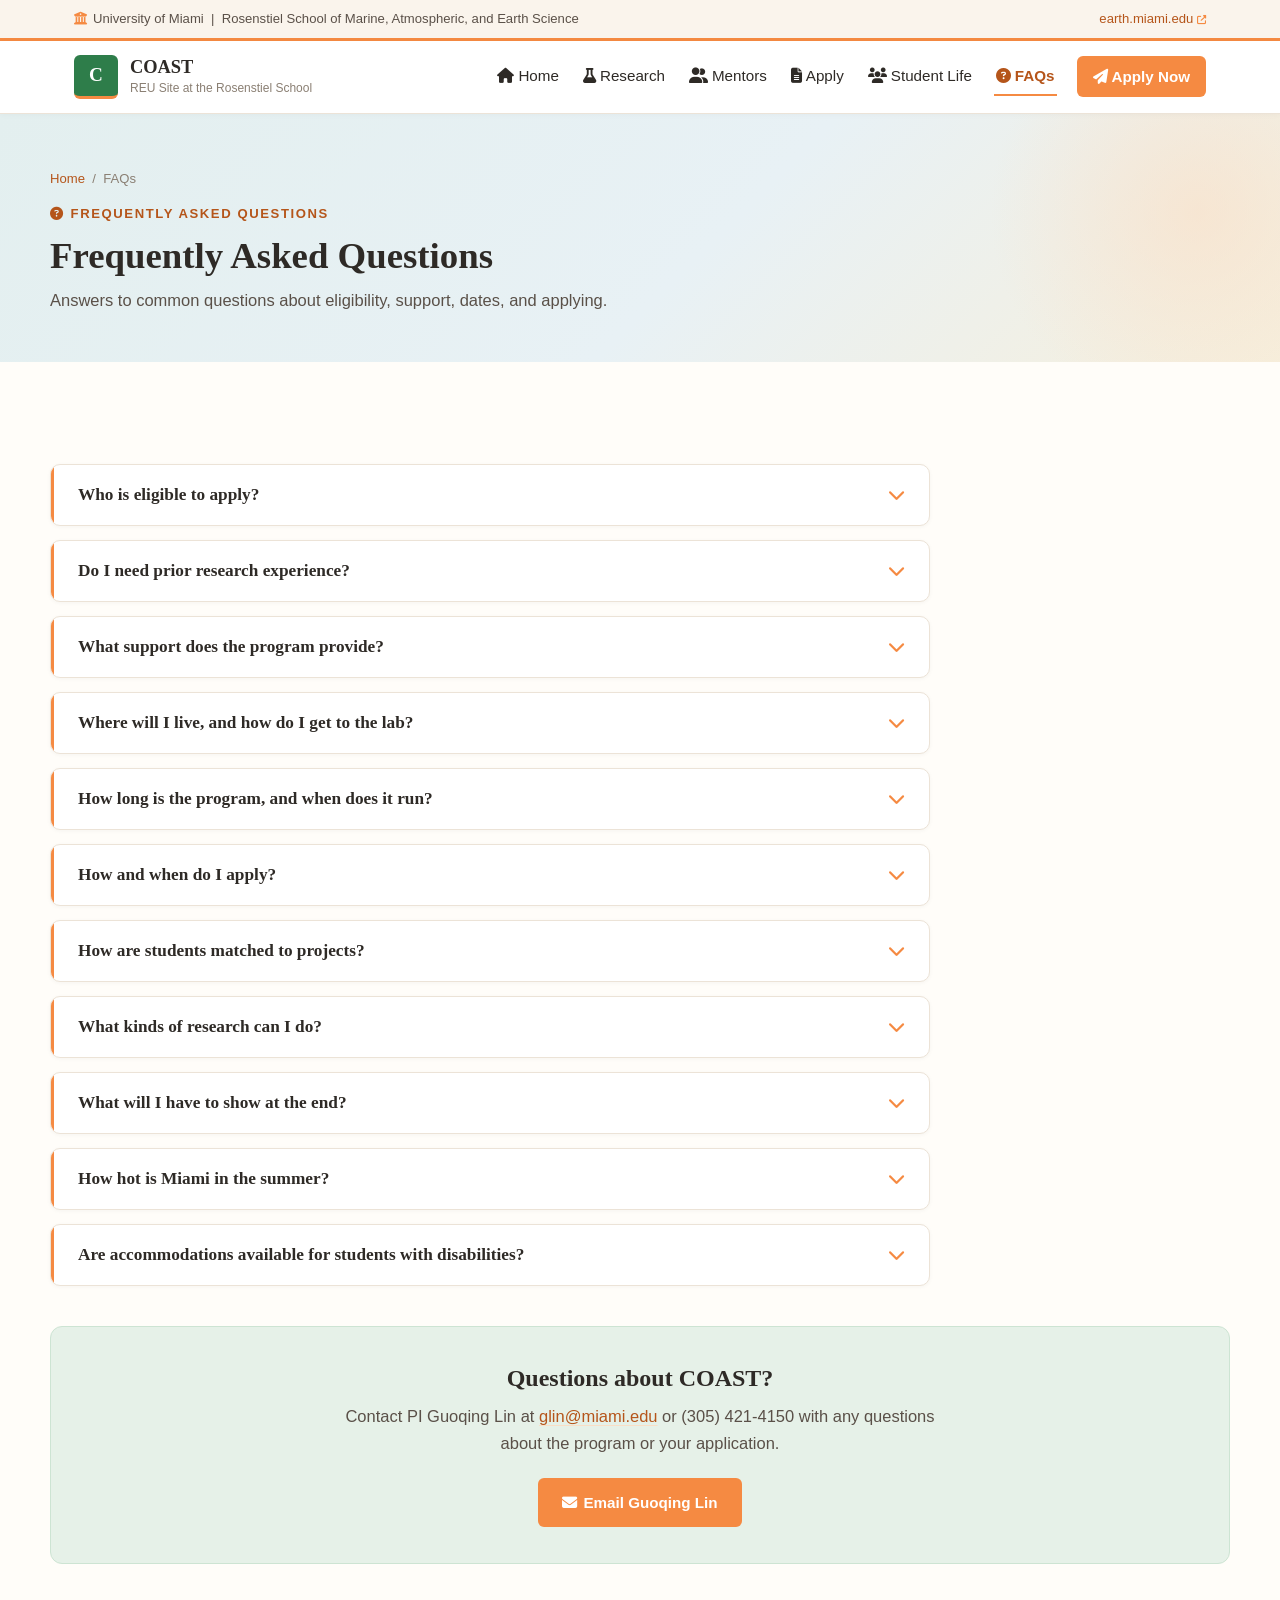
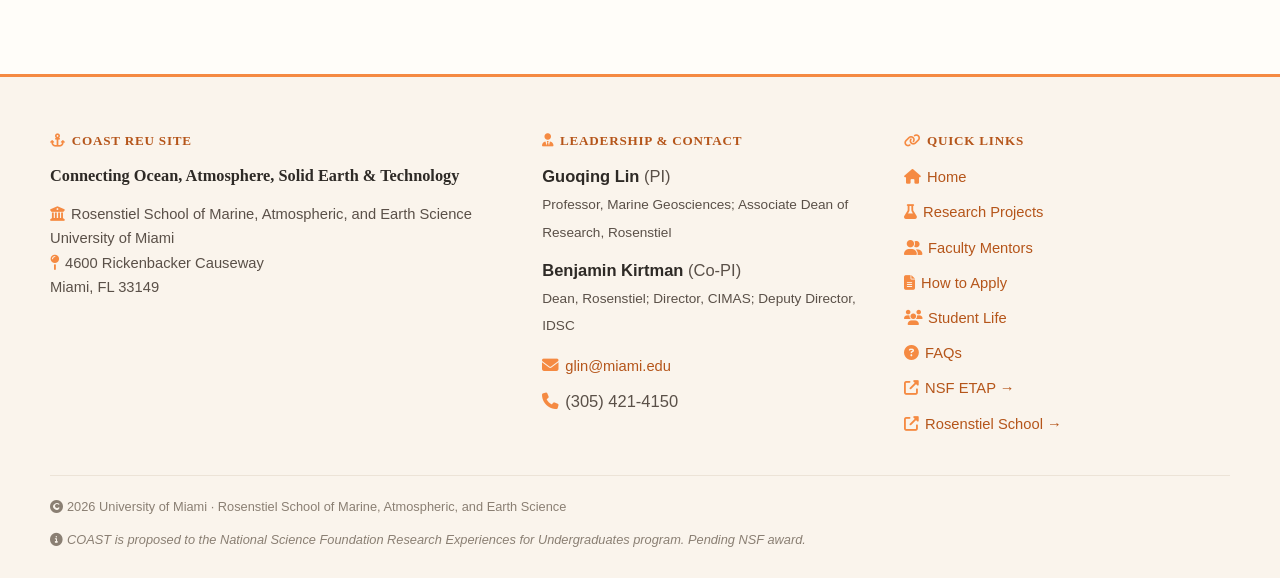
<file: faqs.html>
<!DOCTYPE html>
<html lang="en">
<head>
<meta charset="UTF-8">
<meta name="viewport" content="width=device-width, initial-scale=1.0">
<title>FAQs | COAST REU Site</title>
<meta name="description" content="Frequently asked questions about eligibility, stipend, housing, dates, mentoring, deliverables, and the application process for the COAST REU Site at the University of Miami Rosenstiel School.">
<link rel="stylesheet" href="https://cdnjs.cloudflare.com/ajax/libs/font-awesome/6.5.1/css/all.min.css">
<link rel="stylesheet" href="styles.css">
</head>
<body>

<!-- ============ Top bar ============ -->
<div class="topbar">
  <div class="topbar-inner">
    <span><i class="fas fa-university" style="margin-right:6px;color:var(--coral);"></i>University of Miami &nbsp;|&nbsp; Rosenstiel School of Marine, Atmospheric, and Earth Science</span>
    <span><a href="https://earth.miami.edu" target="_blank" rel="noopener">earth.miami.edu <i class="fas fa-external-link-alt" style="font-size:0.7em;"></i></a></span>
  </div>
</div>

<!-- ============ Nav ============ -->
<nav class="main">
  <div class="nav-inner">
    <a class="brand" href="index.html">
      <div class="brand-mark">C</div>
      <div class="brand-text">
        <strong>COAST</strong>
        <small>REU Site at the Rosenstiel School</small>
      </div>
    </a>
    <div class="nav-links">
      <a href="index.html"><i class="fas fa-home" style="margin-right:4px;"></i>Home</a>
      <a href="research.html"><i class="fas fa-flask" style="margin-right:4px;"></i>Research</a>
      <a href="faculty.html"><i class="fas fa-user-group" style="margin-right:4px;"></i>Mentors</a>
      <a href="apply.html"><i class="fas fa-file-alt" style="margin-right:4px;"></i>Apply</a>
      <a href="student-life.html"><i class="fas fa-users" style="margin-right:4px;"></i>Student Life</a>
      <a href="faqs.html" class="active"><i class="fas fa-circle-question" style="margin-right:4px;"></i>FAQs</a>
      <a href="apply.html" class="apply-btn"><i class="fas fa-paper-plane" style="margin-right:4px;"></i>Apply Now</a>
    </div>
  </div>
</nav>

<!-- ============ Page header ============ -->
<header class="page-header">
  <div class="page-header-inner">
    <div class="breadcrumb"><a href="index.html">Home</a> &nbsp;/&nbsp; FAQs</div>
    <div class="eyebrow"><i class="fas fa-circle-question" style="margin-right:6px;"></i>Frequently Asked Questions</div>
    <h1>Frequently Asked Questions</h1>
    <p>Answers to common questions about eligibility, support, dates, and applying.</p>
  </div>
</header>

<!-- ============ FAQ ============ -->
<section id="faqs">
  <div class="container">
    <div class="faq-list">

      <div class="faq-item">
        <button class="faq-q">Who is eligible to apply? <i class="fas fa-chevron-down chev"></i></button>
        <div class="faq-a">
          <p>U.S. citizens, U.S. nationals, or U.S. permanent residents enrolled in an associate or baccalaureate degree program at the time of the summer experience, including eligible transfer and incoming students. Students who will have completed a bachelor's degree before the program begins are not eligible.</p>
        </div>
      </div>

      <div class="faq-item">
        <button class="faq-q">Do I need prior research experience? <i class="fas fa-chevron-down chev"></i></button>
        <div class="faq-a">
          <p>No. Most COAST participants arrive with classroom experience and no research of their own. Selection emphasizes motivation, curiosity, and potential for growth, alongside preparation appropriate to the project you rank. Rising sophomores and juniors and community-college transfer students are especially encouraged to apply.</p>
        </div>
      </div>

      <div class="faq-item">
        <button class="faq-q">What support does the program provide? <i class="fas fa-chevron-down chev"></i></button>
        <div class="faq-a">
          <p>The NSF stipend of $700 per week across all ten weeks, program-arranged shared cohort housing, and round-trip travel to and from Miami. The stipend covers remaining day-to-day living costs including meals and daily transit, so there is no separate meal allowance. There is no cost to participate.</p>
        </div>
      </div>

      <div class="faq-item">
        <button class="faq-q">Where will I live, and how do I get to the lab? <i class="fas fa-chevron-down chev"></i></button>
        <div class="faq-a">
          <p>COAST leases and pays for shared cohort housing centrally, so you never have to find a place or front the cost. Rosenstiel occupies its own island campus on Virginia Key, which has essentially no residential housing, so the cohort is housed together in shared near-campus units on the mainland or Key Biscayne, along the Metrobus Route 26 corridor. Route 26 runs directly to campus.</p>
        </div>
      </div>

      <div class="faq-item">
        <button class="faq-q">How long is the program, and when does it run? <i class="fas fa-chevron-down chev"></i></button>
        <div class="faq-a">
          <p>Ten weeks each summer, roughly mid-May through late July, opening with an orientation week and closing with a research symposium where you present your work. Year 1 is Summer 2028, followed by Summers 2029 and 2030. Exact dates will be confirmed upon NSF award.</p>
        </div>
      </div>

      <div class="faq-item">
        <button class="faq-q">How and when do I apply? <i class="fas fa-chevron-down chev"></i></button>
        <div class="faq-a">
          <p>Through the NSF Education &amp; Training Application (ETAP) platform. There is no application fee. You will provide a personal statement, a transcript (unofficial accepted), one faculty reference, and your ranked preferences among the COAST projects. For the Summer 2028 cohort, applications open in October 2027 and close in late January 2028, with offers in late March. See the <a href="apply.html">How to Apply</a> page.</p>
        </div>
      </div>

      <div class="faq-item">
        <button class="faq-q">How are students matched to projects? <i class="fas fa-chevron-down chev"></i></button>
        <div class="faq-a">
          <p>The program team matches students to projects on your ranked preferences, your preparation, and mentor availability. Up to ten of the sixteen projects run in any given summer.</p>
        </div>
      </div>

      <div class="faq-item">
        <button class="faq-q">What kinds of research can I do? <i class="fas fa-chevron-down chev"></i></button>
        <div class="faq-a">
          <p>Projects span three science domains: Coastal Hazards and Climate Extremes; Living Coasts: Ecosystems, Organisms, and Human Health; and Coastal Change and Earth-System Cycles, with a cross-cutting Modeling, AI, and Technology layer running through all three. Work ranges from field and laboratory observation to population genomics, isotope geochemistry, seismology, climate modeling, and explainable AI. See the <a href="research.html">Research</a> page.</p>
        </div>
      </div>

      <div class="faq-item">
        <button class="faq-q">What will I have to show at the end? <i class="fas fa-chevron-down chev"></i></button>
        <div class="faq-a">
          <p>A reproducible analysis, a curated dataset, a written report, and a presentation at the Week-10 symposium. Many participants go on to a conference abstract, a thesis chapter, a co-authored manuscript, or a fellowship application, with mentor support into the academic year.</p>
        </div>
      </div>

      <div class="faq-item">
        <button class="faq-q">How hot is Miami in the summer? <i class="fas fa-chevron-down chev"></i></button>
        <div class="faq-a">
          <p>Hotter and more humid than most applicants are used to, and the program plans for it. Laboratory and cohort spaces are air-conditioned, field activities are scheduled for early morning or late afternoon, cooling and sun-protection gear is provided, and heat-safety training is part of Week-1 orientation.</p>
        </div>
      </div>

      <div class="faq-item">
        <button class="faq-q">Are accommodations available for students with disabilities? <i class="fas fa-chevron-down chev"></i></button>
        <div class="faq-a">
          <p>Yes. COAST works with the UM Office of Disability Services to arrange individual accommodations, including accessible housing, transportation, and lab and field accommodations. Just let us know what you need.</p>
        </div>
      </div>

    </div>

    <div class="cta-band">
      <h3>Questions about COAST?</h3>
      <p>Contact PI Guoqing Lin at <a href="mailto:glin@miami.edu">glin@miami.edu</a> or (305) 421-4150 with any questions about the program or your application.</p>
      <a class="btn btn-primary" href="mailto:glin@miami.edu"><i class="fas fa-envelope" style="margin-right:6px;"></i>Email Guoqing Lin</a>
    </div>
  </div>
</section>

<!-- ============ Footer ============ -->
<footer id="contact">
  <div class="footer-grid">
    <div>
      <h4><i class="fas fa-anchor" style="margin-right:6px;"></i>COAST REU Site</h4>
      <p style="margin-bottom: 12px;"><strong style="font-family: 'Source Serif Pro', Georgia, serif; font-size: 1.02rem;">Connecting Ocean, Atmosphere, Solid Earth &amp; Technology</strong></p>
      <p><i class="fas fa-university" style="margin-right:6px;color:var(--coral);"></i>Rosenstiel School of Marine, Atmospheric, and Earth Science<br>
      University of Miami<br>
      <i class="fas fa-map-pin" style="margin-right:6px;color:var(--coral);"></i>4600 Rickenbacker Causeway<br>
      Miami, FL 33149</p>
    </div>
    <div>
      <h4><i class="fas fa-user-tie" style="margin-right:6px;"></i>Leadership &amp; Contact</h4>
      <ul>
        <li><strong>Guoqing Lin</strong> (PI)<br><span style="font-size: 0.85rem;">Professor, Marine Geosciences; Associate Dean of Research, Rosenstiel</span></li>
        <li style="margin-top: 12px;"><strong>Benjamin Kirtman</strong> (Co-PI)<br><span style="font-size: 0.85rem;">Dean, Rosenstiel; Director, CIMAS; Deputy Director, IDSC</span></li>
        <li style="margin-top: 14px;"><i class="fas fa-envelope" style="margin-right:6px;"></i><a href="mailto:glin@miami.edu">glin@miami.edu</a></li>
        <li><i class="fas fa-phone" style="margin-right:6px;"></i>(305) 421-4150</li>
      </ul>
    </div>
    <div>
      <h4><i class="fas fa-link" style="margin-right:6px;"></i>Quick Links</h4>
      <ul>
        <li><a href="index.html"><i class="fas fa-home" style="margin-right:6px;"></i>Home</a></li>
        <li><a href="research.html"><i class="fas fa-flask" style="margin-right:6px;"></i>Research Projects</a></li>
        <li><a href="faculty.html"><i class="fas fa-user-group" style="margin-right:6px;"></i>Faculty Mentors</a></li>
        <li><a href="apply.html"><i class="fas fa-file-alt" style="margin-right:6px;"></i>How to Apply</a></li>
        <li><a href="student-life.html"><i class="fas fa-users" style="margin-right:6px;"></i>Student Life</a></li>
        <li><a href="faqs.html"><i class="fas fa-circle-question" style="margin-right:6px;"></i>FAQs</a></li>
        <li style="margin-top: 8px;"><a href="https://etap.nsf.gov" target="_blank" rel="noopener"><i class="fas fa-external-link-alt" style="margin-right:6px;"></i>NSF ETAP &rarr;</a></li>
        <li><a href="https://earth.miami.edu" target="_blank" rel="noopener"><i class="fas fa-external-link-alt" style="margin-right:6px;"></i>Rosenstiel School &rarr;</a></li>
      </ul>
    </div>
  </div>
  <div class="colophon">
    <span><i class="fas fa-copyright" style="margin-right:4px;"></i>2026 University of Miami &middot; Rosenstiel School of Marine, Atmospheric, and Earth Science</span>
    <span class="nsf-note"><i class="fas fa-info-circle" style="margin-right:4px;"></i>COAST is proposed to the National Science Foundation Research Experiences for Undergraduates program. Pending NSF award.</span>
  </div>
</footer>

<script>
  document.querySelectorAll('.faq-q').forEach(function (btn) {
    btn.addEventListener('click', function () {
      btn.parentElement.classList.toggle('open');
    });
  });
</script>

</body>
</html>
</file>
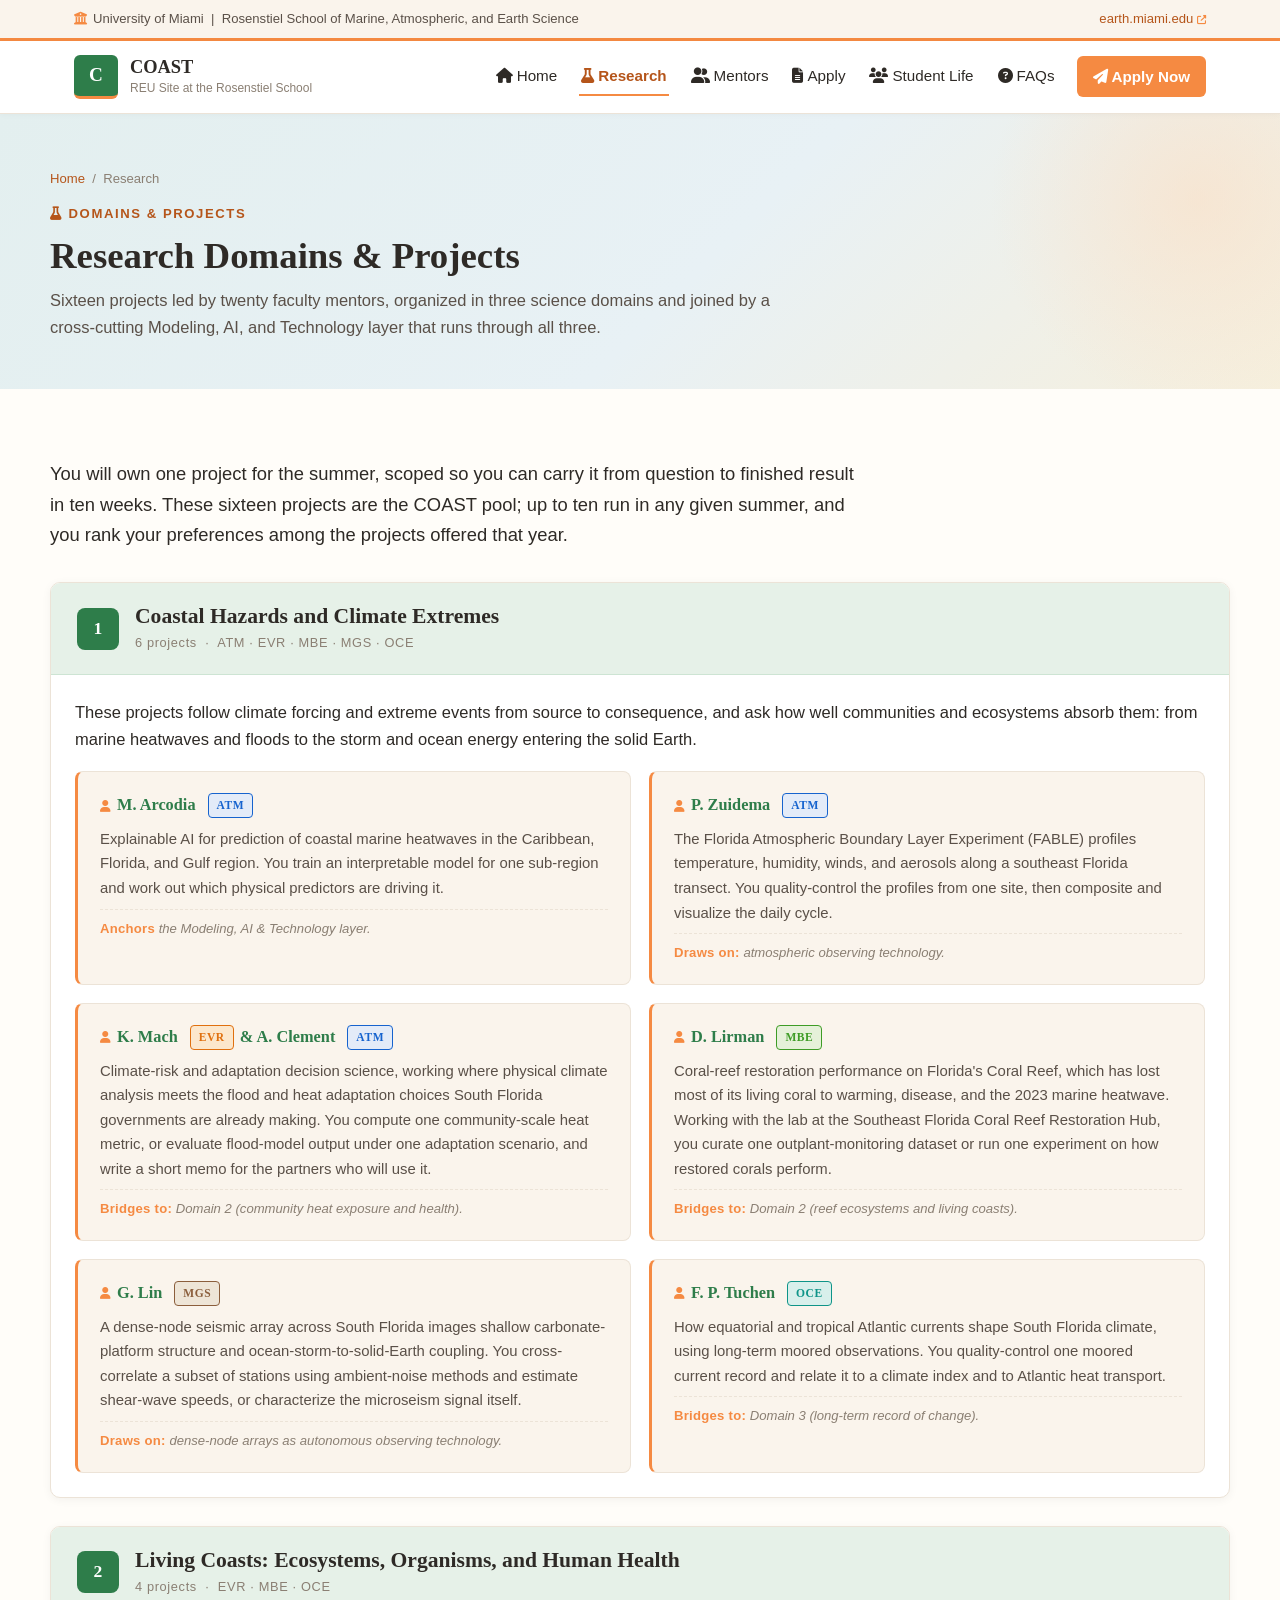
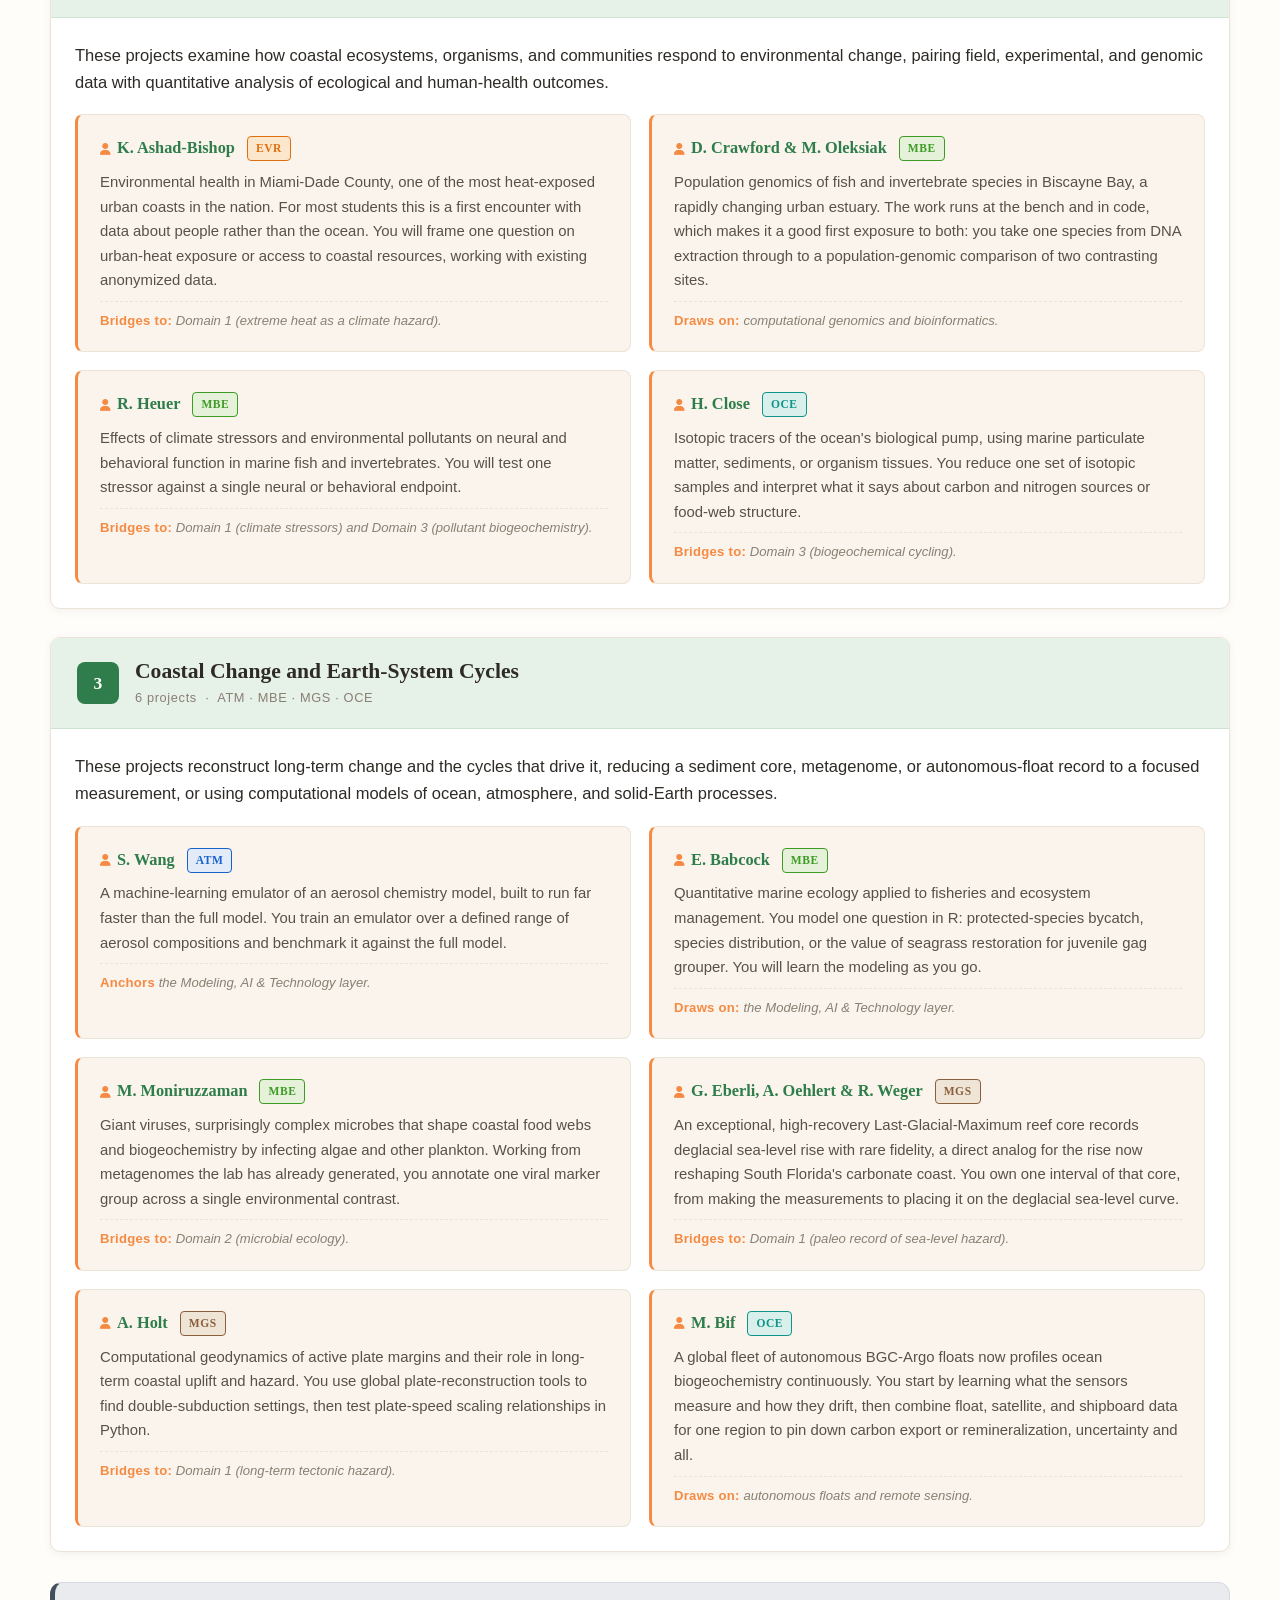
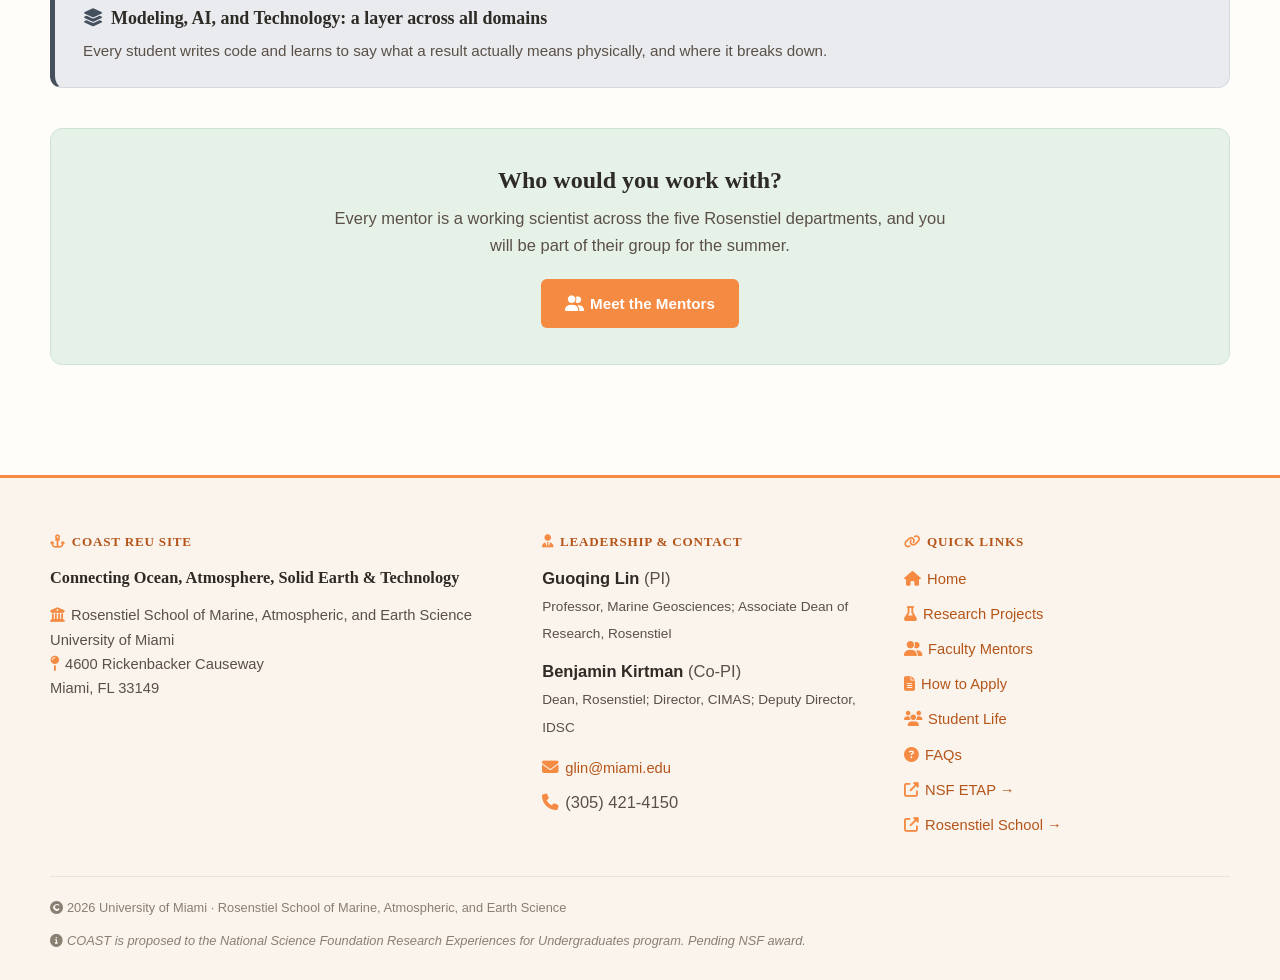
<file: research.html>
<!DOCTYPE html>
<html lang="en">
<head>
<meta charset="UTF-8">
<meta name="viewport" content="width=device-width, initial-scale=1.0">
<title>Research Domains &amp; Projects | COAST REU Site</title>
<meta name="description" content="Sixteen COAST projects organized in three science domains, joined by a cross-cutting modeling, AI, and technology layer, spanning the coupled coastal Earth system at the University of Miami Rosenstiel School.">
<link rel="stylesheet" href="https://cdnjs.cloudflare.com/ajax/libs/font-awesome/6.5.1/css/all.min.css">
<link rel="stylesheet" href="styles.css">
</head>
<body>

<!-- ============ Top bar ============ -->
<div class="topbar">
  <div class="topbar-inner">
    <span><i class="fas fa-university" style="margin-right:6px;color:var(--coral);"></i>University of Miami &nbsp;|&nbsp; Rosenstiel School of Marine, Atmospheric, and Earth Science</span>
    <span><a href="https://earth.miami.edu" target="_blank" rel="noopener">earth.miami.edu <i class="fas fa-external-link-alt" style="font-size:0.7em;"></i></a></span>
  </div>
</div>

<!-- ============ Nav ============ -->
<nav class="main">
  <div class="nav-inner">
    <a class="brand" href="index.html">
      <div class="brand-mark">C</div>
      <div class="brand-text">
        <strong>COAST</strong>
        <small>REU Site at the Rosenstiel School</small>
      </div>
    </a>
    <div class="nav-links">
      <a href="index.html"><i class="fas fa-home" style="margin-right:4px;"></i>Home</a>
      <a href="research.html" class="active"><i class="fas fa-flask" style="margin-right:4px;"></i>Research</a>
      <a href="faculty.html"><i class="fas fa-user-group" style="margin-right:4px;"></i>Mentors</a>
      <a href="apply.html"><i class="fas fa-file-alt" style="margin-right:4px;"></i>Apply</a>
      <a href="student-life.html"><i class="fas fa-users" style="margin-right:4px;"></i>Student Life</a>
      <a href="faqs.html"><i class="fas fa-circle-question" style="margin-right:4px;"></i>FAQs</a>
      <a href="apply.html" class="apply-btn"><i class="fas fa-paper-plane" style="margin-right:4px;"></i>Apply Now</a>
    </div>
  </div>
</nav>

<!-- ============ Page header ============ -->
<header class="page-header">
  <div class="page-header-inner">
    <div class="breadcrumb"><a href="index.html">Home</a> &nbsp;/&nbsp; Research</div>
    <div class="eyebrow"><i class="fas fa-flask" style="margin-right:6px;"></i>Domains &amp; Projects</div>
    <h1>Research Domains &amp; Projects</h1>
    <p>Sixteen projects led by twenty faculty mentors, organized in three science domains and joined by a cross-cutting Modeling, AI, and Technology layer that runs through all three.</p>
  </div>
</header>

<!-- ============ Research domains ============ -->
<section id="research">
  <div class="container">
    <p class="lede">
      You will own one project for the summer, scoped so you can carry it from question to finished result in ten weeks. These sixteen projects are the COAST pool; up to ten run in any given summer, and you rank your preferences among the projects offered that year.
    </p>

    <div class="theme" style="margin-top: 32px;">
      <div class="theme-head">
        <div class="theme-num">1</div>
        <div>
          <h3>Coastal Hazards and Climate Extremes</h3>
          <div class="depts-tag">6 projects &nbsp;&middot;&nbsp; ATM &middot; EVR &middot; MBE &middot; MGS &middot; OCE</div>
        </div>
      </div>
      <div class="theme-body">
        <p>These projects follow climate forcing and extreme events from source to consequence, and ask how well communities and ecosystems absorb them: from marine heatwaves and floods to the storm and ocean energy entering the solid Earth.</p>
        <div class="projects">
          <div class="project">
            <div class="mentor">M. Arcodia <span class="dept d-atm">ATM</span></div>
            <p>Explainable AI for prediction of coastal marine heatwaves in the Caribbean, Florida, and Gulf region. You train an interpretable model for one sub-region and work out which physical predictors are driving it.</p>
            <p class="bridges"><em>Anchors</em> the Modeling, AI &amp; Technology layer.</p>
          </div>
          <div class="project">
            <div class="mentor">P. Zuidema <span class="dept d-atm">ATM</span></div>
            <p>The Florida Atmospheric Boundary Layer Experiment (FABLE) profiles temperature, humidity, winds, and aerosols along a southeast Florida transect. You quality-control the profiles from one site, then composite and visualize the daily cycle.</p>
            <p class="bridges"><em>Draws on:</em> atmospheric observing technology.</p>
          </div>
          <div class="project">
            <div class="mentor">K. Mach <span class="dept d-evr">EVR</span> &amp; A. Clement <span class="dept d-atm">ATM</span></div>
            <p>Climate-risk and adaptation decision science, working where physical climate analysis meets the flood and heat adaptation choices South Florida governments are already making. You compute one community-scale heat metric, or evaluate flood-model output under one adaptation scenario, and write a short memo for the partners who will use it.</p>
            <p class="bridges"><em>Bridges to:</em> Domain 2 (community heat exposure and health).</p>
          </div>
          <div class="project">
            <div class="mentor">D. Lirman <span class="dept d-mbe">MBE</span></div>
            <p>Coral-reef restoration performance on Florida's Coral Reef, which has lost most of its living coral to warming, disease, and the 2023 marine heatwave. Working with the lab at the Southeast Florida Coral Reef Restoration Hub, you curate one outplant-monitoring dataset or run one experiment on how restored corals perform.</p>
            <p class="bridges"><em>Bridges to:</em> Domain 2 (reef ecosystems and living coasts).</p>
          </div>
          <div class="project">
            <div class="mentor">G. Lin <span class="dept d-mgs">MGS</span></div>
            <p>A dense-node seismic array across South Florida images shallow carbonate-platform structure and ocean-storm-to-solid-Earth coupling. You cross-correlate a subset of stations using ambient-noise methods and estimate shear-wave speeds, or characterize the microseism signal itself.</p>
            <p class="bridges"><em>Draws on:</em> dense-node arrays as autonomous observing technology.</p>
          </div>
          <div class="project">
            <div class="mentor">F. P. Tuchen <span class="dept d-oce">OCE</span></div>
            <p>How equatorial and tropical Atlantic currents shape South Florida climate, using long-term moored observations. You quality-control one moored current record and relate it to a climate index and to Atlantic heat transport.</p>
            <p class="bridges"><em>Bridges to:</em> Domain 3 (long-term record of change).</p>
          </div>
        </div>
      </div>
    </div>

    <div class="theme">
      <div class="theme-head">
        <div class="theme-num">2</div>
        <div>
          <h3>Living Coasts: Ecosystems, Organisms, and Human Health</h3>
          <div class="depts-tag">4 projects &nbsp;&middot;&nbsp; EVR &middot; MBE &middot; OCE</div>
        </div>
      </div>
      <div class="theme-body">
        <p>These projects examine how coastal ecosystems, organisms, and communities respond to environmental change, pairing field, experimental, and genomic data with quantitative analysis of ecological and human-health outcomes.</p>
        <div class="projects">
          <div class="project">
            <div class="mentor">K. Ashad-Bishop <span class="dept d-evr">EVR</span></div>
            <p>Environmental health in Miami-Dade County, one of the most heat-exposed urban coasts in the nation. For most students this is a first encounter with data about people rather than the ocean. You will frame one question on urban-heat exposure or access to coastal resources, working with existing anonymized data.</p>
            <p class="bridges"><em>Bridges to:</em> Domain 1 (extreme heat as a climate hazard).</p>
          </div>
          <div class="project">
            <div class="mentor">D. Crawford &amp; M. Oleksiak <span class="dept d-mbe">MBE</span></div>
            <p>Population genomics of fish and invertebrate species in Biscayne Bay, a rapidly changing urban estuary. The work runs at the bench and in code, which makes it a good first exposure to both: you take one species from DNA extraction through to a population-genomic comparison of two contrasting sites.</p>
            <p class="bridges"><em>Draws on:</em> computational genomics and bioinformatics.</p>
          </div>
          <div class="project">
            <div class="mentor">R. Heuer <span class="dept d-mbe">MBE</span></div>
            <p>Effects of climate stressors and environmental pollutants on neural and behavioral function in marine fish and invertebrates. You will test one stressor against a single neural or behavioral endpoint.</p>
            <p class="bridges"><em>Bridges to:</em> Domain 1 (climate stressors) and Domain 3 (pollutant biogeochemistry).</p>
          </div>
          <div class="project">
            <div class="mentor">H. Close <span class="dept d-oce">OCE</span></div>
            <p>Isotopic tracers of the ocean's biological pump, using marine particulate matter, sediments, or organism tissues. You reduce one set of isotopic samples and interpret what it says about carbon and nitrogen sources or food-web structure.</p>
            <p class="bridges"><em>Bridges to:</em> Domain 3 (biogeochemical cycling).</p>
          </div>
        </div>
      </div>
    </div>

    <div class="theme">
      <div class="theme-head">
        <div class="theme-num">3</div>
        <div>
          <h3>Coastal Change and Earth-System Cycles</h3>
          <div class="depts-tag">6 projects &nbsp;&middot;&nbsp; ATM &middot; MBE &middot; MGS &middot; OCE</div>
        </div>
      </div>
      <div class="theme-body">
        <p>These projects reconstruct long-term change and the cycles that drive it, reducing a sediment core, metagenome, or autonomous-float record to a focused measurement, or using computational models of ocean, atmosphere, and solid-Earth processes.</p>
        <div class="projects">
          <div class="project">
            <div class="mentor">S. Wang <span class="dept d-atm">ATM</span></div>
            <p>A machine-learning emulator of an aerosol chemistry model, built to run far faster than the full model. You train an emulator over a defined range of aerosol compositions and benchmark it against the full model.</p>
            <p class="bridges"><em>Anchors</em> the Modeling, AI &amp; Technology layer.</p>
          </div>
          <div class="project">
            <div class="mentor">E. Babcock <span class="dept d-mbe">MBE</span></div>
            <p>Quantitative marine ecology applied to fisheries and ecosystem management. You model one question in R: protected-species bycatch, species distribution, or the value of seagrass restoration for juvenile gag grouper. You will learn the modeling as you go.</p>
            <p class="bridges"><em>Draws on:</em> the Modeling, AI &amp; Technology layer.</p>
          </div>
          <div class="project">
            <div class="mentor">M. Moniruzzaman <span class="dept d-mbe">MBE</span></div>
            <p>Giant viruses, surprisingly complex microbes that shape coastal food webs and biogeochemistry by infecting algae and other plankton. Working from metagenomes the lab has already generated, you annotate one viral marker group across a single environmental contrast.</p>
            <p class="bridges"><em>Bridges to:</em> Domain 2 (microbial ecology).</p>
          </div>
          <div class="project">
            <div class="mentor">G. Eberli, A. Oehlert &amp; R. Weger <span class="dept d-mgs">MGS</span></div>
            <p>An exceptional, high-recovery Last-Glacial-Maximum reef core records deglacial sea-level rise with rare fidelity, a direct analog for the rise now reshaping South Florida's carbonate coast. You own one interval of that core, from making the measurements to placing it on the deglacial sea-level curve.</p>
            <p class="bridges"><em>Bridges to:</em> Domain 1 (paleo record of sea-level hazard).</p>
          </div>
          <div class="project">
            <div class="mentor">A. Holt <span class="dept d-mgs">MGS</span></div>
            <p>Computational geodynamics of active plate margins and their role in long-term coastal uplift and hazard. You use global plate-reconstruction tools to find double-subduction settings, then test plate-speed scaling relationships in Python.</p>
            <p class="bridges"><em>Bridges to:</em> Domain 1 (long-term tectonic hazard).</p>
          </div>
          <div class="project">
            <div class="mentor">M. Bif <span class="dept d-oce">OCE</span></div>
            <p>A global fleet of autonomous BGC-Argo floats now profiles ocean biogeochemistry continuously. You start by learning what the sensors measure and how they drift, then combine float, satellite, and shipboard data for one region to pin down carbon export or remineralization, uncertainty and all.</p>
            <p class="bridges"><em>Draws on:</em> autonomous floats and remote sensing.</p>
          </div>
        </div>
      </div>
    </div>

    <div class="xcut" style="margin-top:30px;">
      <h3><i class="fas fa-layer-group" style="margin-right:8px;color:var(--steel);"></i>Modeling, AI, and Technology: a layer across all domains</h3>
      <p>Every student writes code and learns to say what a result actually means physically, and where it breaks down.</p>
    </div>

    <div class="cta-band">
      <h3>Who would you work with?</h3>
      <p>Every mentor is a working scientist across the five Rosenstiel departments, and you will be part of their group for the summer.</p>
      <a class="btn btn-primary" href="faculty.html"><i class="fas fa-user-group" style="margin-right:6px;"></i>Meet the Mentors</a>
    </div>
  </div>
</section>

<!-- ============ Footer ============ -->
<footer id="contact">
  <div class="footer-grid">
    <div>
      <h4><i class="fas fa-anchor" style="margin-right:6px;"></i>COAST REU Site</h4>
      <p style="margin-bottom: 12px;"><strong style="font-family: 'Source Serif Pro', Georgia, serif; font-size: 1.02rem;">Connecting Ocean, Atmosphere, Solid Earth &amp; Technology</strong></p>
      <p><i class="fas fa-university" style="margin-right:6px;color:var(--coral);"></i>Rosenstiel School of Marine, Atmospheric, and Earth Science<br>
      University of Miami<br>
      <i class="fas fa-map-pin" style="margin-right:6px;color:var(--coral);"></i>4600 Rickenbacker Causeway<br>
      Miami, FL 33149</p>
    </div>
    <div>
      <h4><i class="fas fa-user-tie" style="margin-right:6px;"></i>Leadership &amp; Contact</h4>
      <ul>
        <li><strong>Guoqing Lin</strong> (PI)<br><span style="font-size: 0.85rem;">Professor, Marine Geosciences; Associate Dean of Research, Rosenstiel</span></li>
        <li style="margin-top: 12px;"><strong>Benjamin Kirtman</strong> (Co-PI)<br><span style="font-size: 0.85rem;">Dean, Rosenstiel; Director, CIMAS; Deputy Director, IDSC</span></li>
        <li style="margin-top: 14px;"><i class="fas fa-envelope" style="margin-right:6px;"></i><a href="mailto:glin@miami.edu">glin@miami.edu</a></li>
        <li><i class="fas fa-phone" style="margin-right:6px;"></i>(305) 421-4150</li>
      </ul>
    </div>
    <div>
      <h4><i class="fas fa-link" style="margin-right:6px;"></i>Quick Links</h4>
      <ul>
        <li><a href="index.html"><i class="fas fa-home" style="margin-right:6px;"></i>Home</a></li>
        <li><a href="research.html"><i class="fas fa-flask" style="margin-right:6px;"></i>Research Projects</a></li>
        <li><a href="faculty.html"><i class="fas fa-user-group" style="margin-right:6px;"></i>Faculty Mentors</a></li>
        <li><a href="apply.html"><i class="fas fa-file-alt" style="margin-right:6px;"></i>How to Apply</a></li>
        <li><a href="student-life.html"><i class="fas fa-users" style="margin-right:6px;"></i>Student Life</a></li>
        <li><a href="faqs.html"><i class="fas fa-circle-question" style="margin-right:6px;"></i>FAQs</a></li>
        <li style="margin-top: 8px;"><a href="https://etap.nsf.gov" target="_blank" rel="noopener"><i class="fas fa-external-link-alt" style="margin-right:6px;"></i>NSF ETAP &rarr;</a></li>
        <li><a href="https://earth.miami.edu" target="_blank" rel="noopener"><i class="fas fa-external-link-alt" style="margin-right:6px;"></i>Rosenstiel School &rarr;</a></li>
      </ul>
    </div>
  </div>
  <div class="colophon">
    <span><i class="fas fa-copyright" style="margin-right:4px;"></i>2026 University of Miami &middot; Rosenstiel School of Marine, Atmospheric, and Earth Science</span>
    <span class="nsf-note"><i class="fas fa-info-circle" style="margin-right:4px;"></i>COAST is proposed to the National Science Foundation Research Experiences for Undergraduates program. Pending NSF award.</span>
  </div>
</footer>

</body>
</html>
</file>
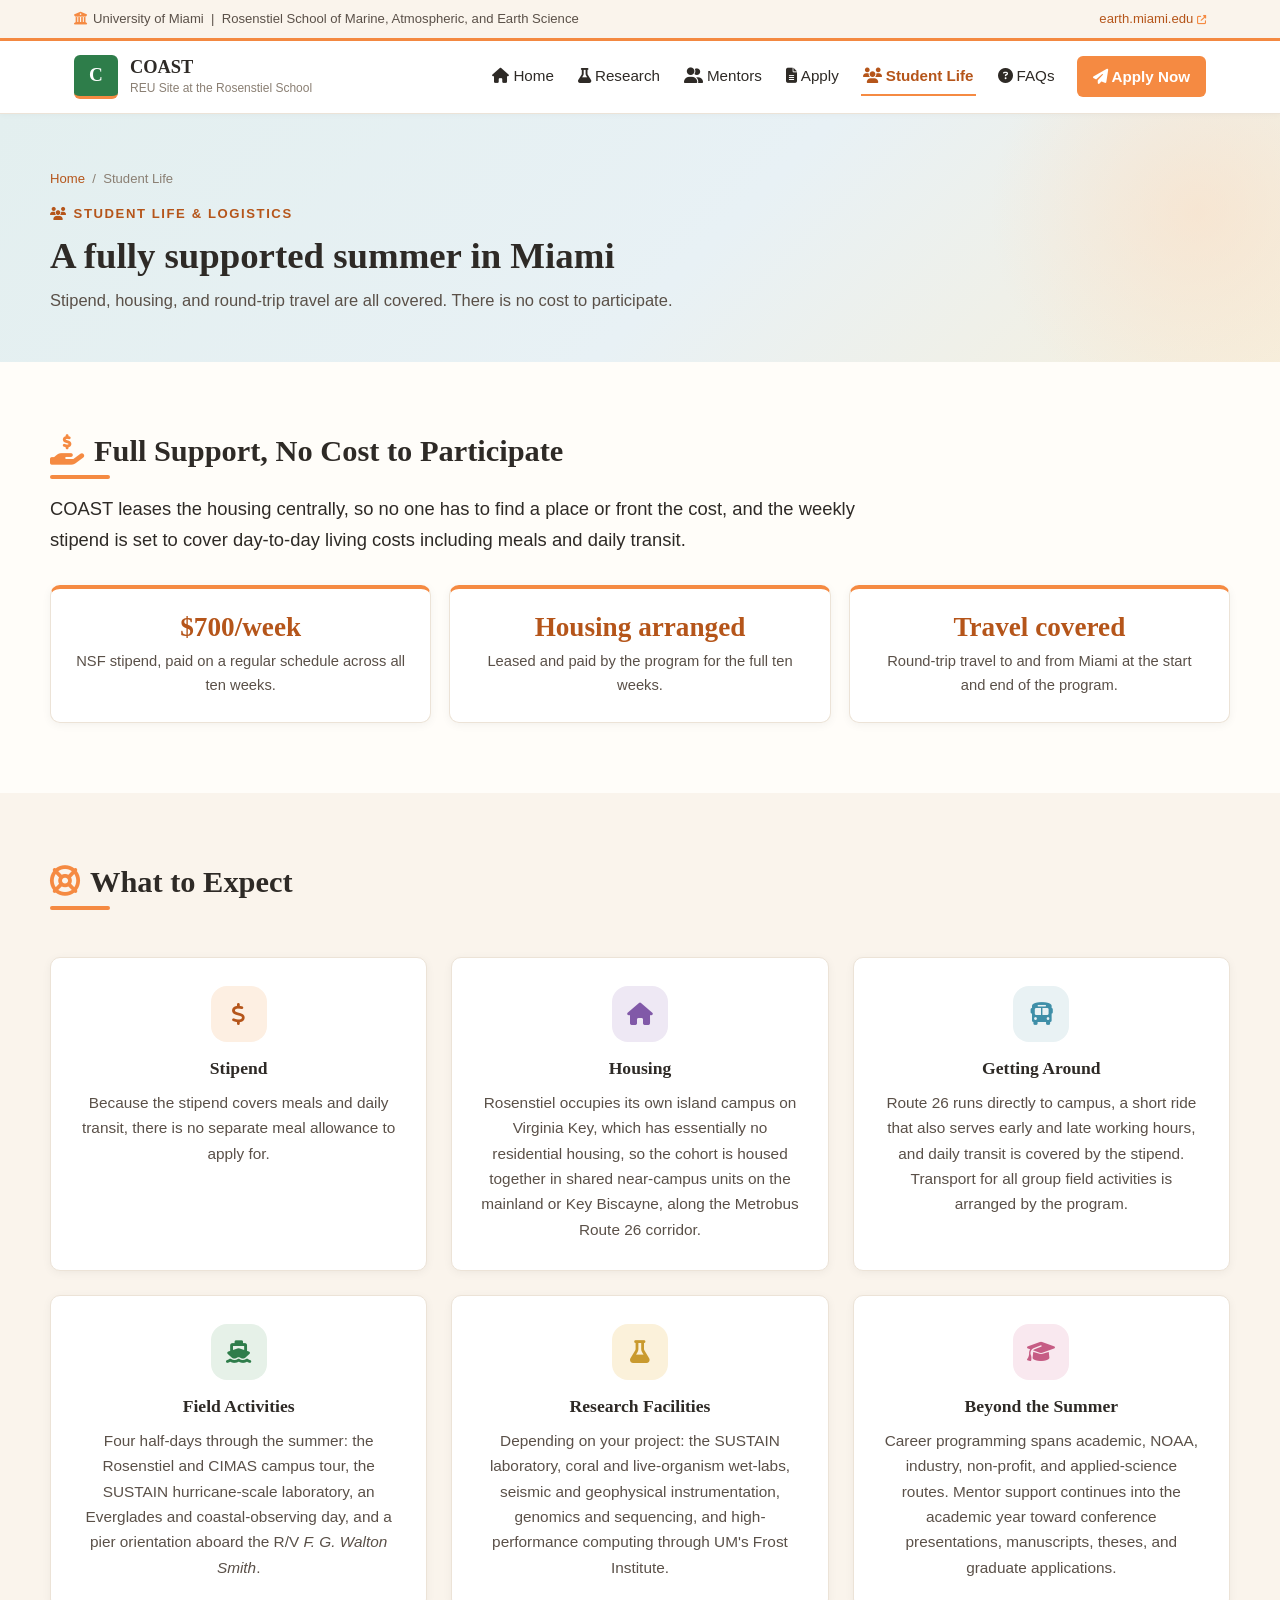
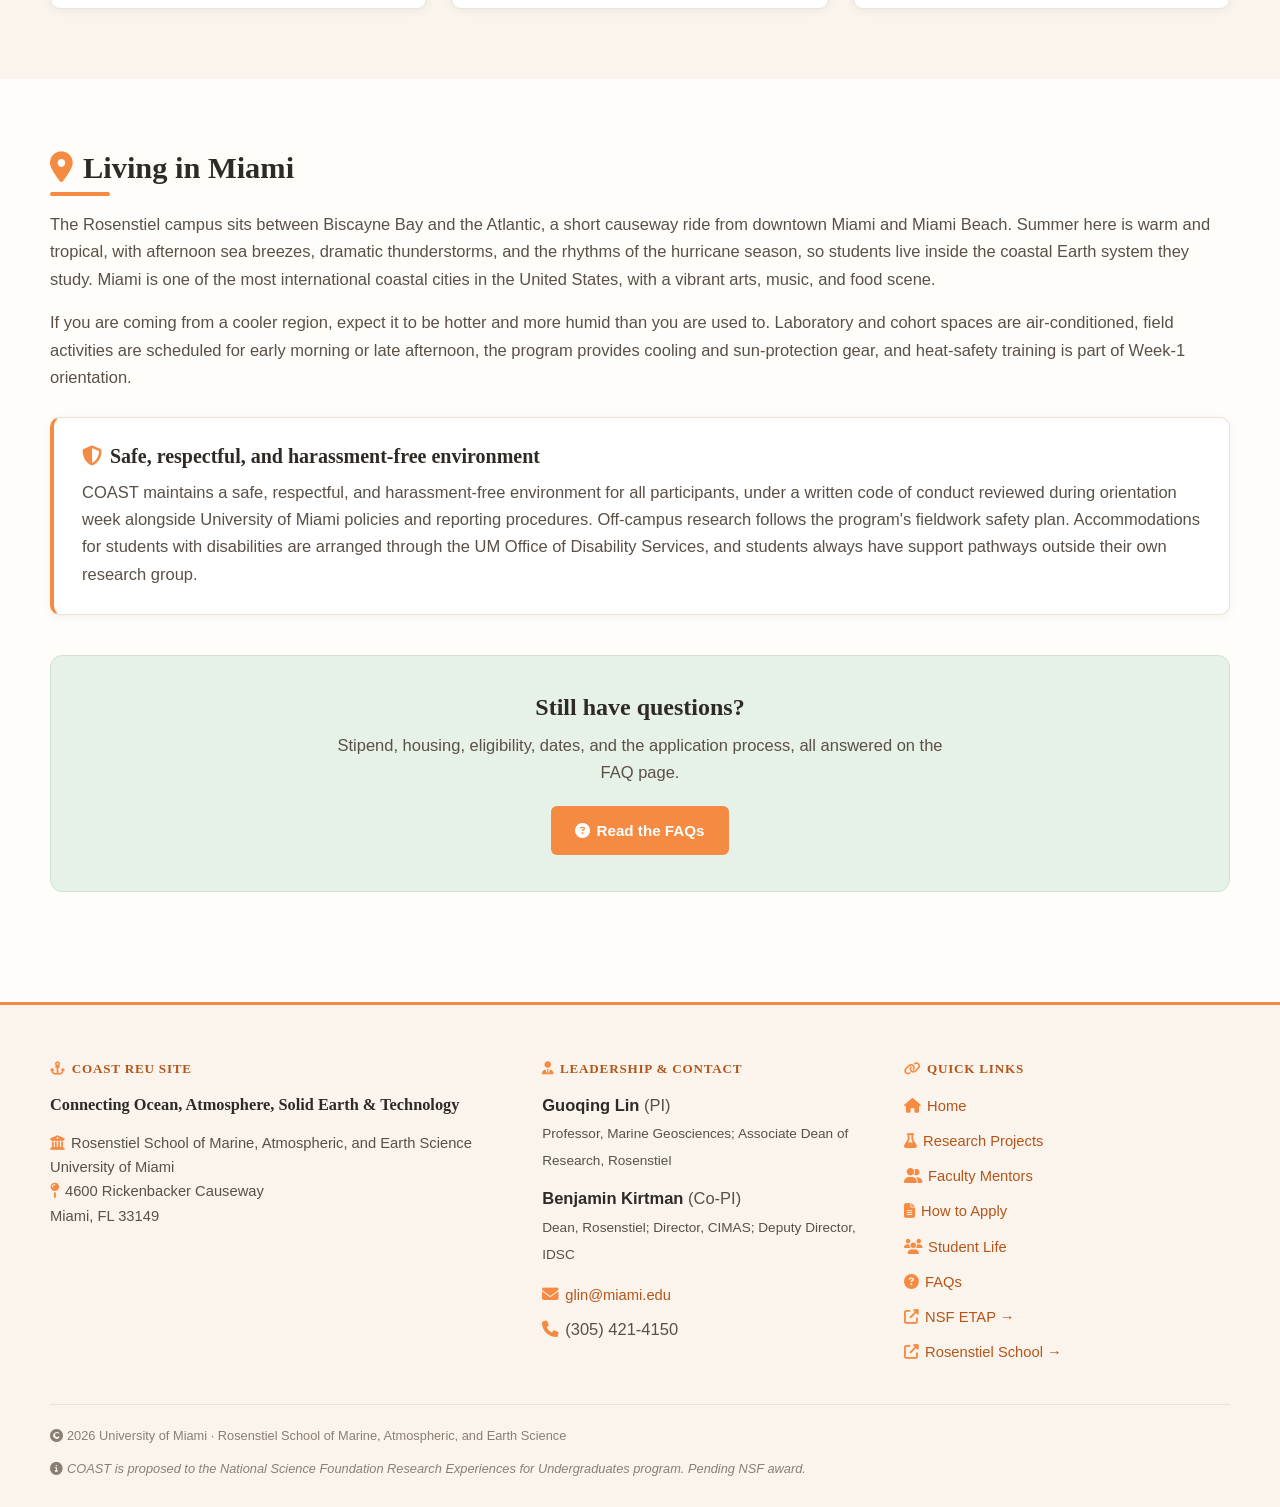
<file: student-life.html>
<!DOCTYPE html>
<html lang="en">
<head>
<meta charset="UTF-8">
<meta name="viewport" content="width=device-width, initial-scale=1.0">
<title>Student Life &amp; Logistics | COAST REU Site</title>
<meta name="description" content="Stipend, housing, travel, field activities, and cohort life for the COAST REU Site at the University of Miami Rosenstiel School on Virginia Key.">
<link rel="stylesheet" href="https://cdnjs.cloudflare.com/ajax/libs/font-awesome/6.5.1/css/all.min.css">
<link rel="stylesheet" href="styles.css">
</head>
<body>

<!-- ============ Top bar ============ -->
<div class="topbar">
  <div class="topbar-inner">
    <span><i class="fas fa-university" style="margin-right:6px;color:var(--coral);"></i>University of Miami &nbsp;|&nbsp; Rosenstiel School of Marine, Atmospheric, and Earth Science</span>
    <span><a href="https://earth.miami.edu" target="_blank" rel="noopener">earth.miami.edu <i class="fas fa-external-link-alt" style="font-size:0.7em;"></i></a></span>
  </div>
</div>

<!-- ============ Nav ============ -->
<nav class="main">
  <div class="nav-inner">
    <a class="brand" href="index.html">
      <div class="brand-mark">C</div>
      <div class="brand-text">
        <strong>COAST</strong>
        <small>REU Site at the Rosenstiel School</small>
      </div>
    </a>
    <div class="nav-links">
      <a href="index.html"><i class="fas fa-home" style="margin-right:4px;"></i>Home</a>
      <a href="research.html"><i class="fas fa-flask" style="margin-right:4px;"></i>Research</a>
      <a href="faculty.html"><i class="fas fa-user-group" style="margin-right:4px;"></i>Mentors</a>
      <a href="apply.html"><i class="fas fa-file-alt" style="margin-right:4px;"></i>Apply</a>
      <a href="student-life.html" class="active"><i class="fas fa-users" style="margin-right:4px;"></i>Student Life</a>
      <a href="faqs.html"><i class="fas fa-circle-question" style="margin-right:4px;"></i>FAQs</a>
      <a href="apply.html" class="apply-btn"><i class="fas fa-paper-plane" style="margin-right:4px;"></i>Apply Now</a>
    </div>
  </div>
</nav>

<!-- ============ Page header ============ -->
<header class="page-header">
  <div class="page-header-inner">
    <div class="breadcrumb"><a href="index.html">Home</a> &nbsp;/&nbsp; Student Life</div>
    <div class="eyebrow"><i class="fas fa-users" style="margin-right:6px;"></i>Student Life &amp; Logistics</div>
    <h1>A fully supported summer in Miami</h1>
    <p>Stipend, housing, and round-trip travel are all covered. There is no cost to participate.</p>
  </div>
</header>

<!-- ============ Support callouts ============ -->
<section>
  <div class="container">
    <h2><i class="fas fa-hand-holding-dollar" style="margin-right:10px;color:var(--coral);"></i>Full Support, No Cost to Participate</h2>
    <p class="lede">
      COAST leases the housing centrally, so no one has to find a place or front the cost, and the weekly stipend is set to cover day-to-day living costs including meals and daily transit.
    </p>
    <div class="stipend-row">
      <div class="stipend-card">
        <span class="big">$700/week</span>
        <span class="lbl">NSF stipend, paid on a regular schedule across all ten weeks.</span>
      </div>
      <div class="stipend-card">
        <span class="big">Housing arranged</span>
        <span class="lbl">Leased and paid by the program for the full ten weeks.</span>
      </div>
      <div class="stipend-card">
        <span class="big">Travel covered</span>
        <span class="lbl">Round-trip travel to and from Miami at the start and end of the program.</span>
      </div>
    </div>
  </div>
</section>

<!-- ============ Life grid ============ -->
<section class="alt">
  <div class="container">
    <h2><i class="fas fa-life-ring" style="margin-right:10px;color:var(--coral);"></i>What to Expect</h2>
    <div class="life-grid">
      <div class="life-card">
        <div class="icon-badge"><i class="fas fa-dollar-sign"></i></div>
        <h3>Stipend</h3>
        <p>Because the stipend covers meals and daily transit, there is no separate meal allowance to apply for.</p>
      </div>
      <div class="life-card">
        <div class="icon-badge"><i class="fas fa-home"></i></div>
        <h3>Housing</h3>
        <p>Rosenstiel occupies its own island campus on Virginia Key, which has essentially no residential housing, so the cohort is housed together in shared near-campus units on the mainland or Key Biscayne, along the Metrobus Route 26 corridor.</p>
      </div>
      <div class="life-card">
        <div class="icon-badge"><i class="fas fa-bus"></i></div>
        <h3>Getting Around</h3>
        <p>Route 26 runs directly to campus, a short ride that also serves early and late working hours, and daily transit is covered by the stipend. Transport for all group field activities is arranged by the program.</p>
      </div>
      <div class="life-card">
        <div class="icon-badge"><i class="fas fa-ship"></i></div>
        <h3>Field Activities</h3>
        <p>Four half-days through the summer: the Rosenstiel and CIMAS campus tour, the SUSTAIN hurricane-scale laboratory, an Everglades and coastal-observing day, and a pier orientation aboard the R/V <em>F. G. Walton Smith</em>.</p>
      </div>
      <div class="life-card">
        <div class="icon-badge"><i class="fas fa-flask"></i></div>
        <h3>Research Facilities</h3>
        <p>Depending on your project: the SUSTAIN laboratory, coral and live-organism wet-labs, seismic and geophysical instrumentation, genomics and sequencing, and high-performance computing through UM's Frost Institute.</p>
      </div>
      <div class="life-card">
        <div class="icon-badge"><i class="fas fa-graduation-cap"></i></div>
        <h3>Beyond the Summer</h3>
        <p>Career programming spans academic, NOAA, industry, non-profit, and applied-science routes. Mentor support continues into the academic year toward conference presentations, manuscripts, theses, and graduate applications.</p>
      </div>
    </div>
  </div>
</section>

<!-- ============ Living in Miami ============ -->
<section>
  <div class="container">
    <h2><i class="fas fa-map-marker-alt" style="margin-right:10px;color:var(--coral);"></i>Living in Miami</h2>
    <p>
      The Rosenstiel campus sits between Biscayne Bay and the Atlantic, a short causeway ride from downtown Miami and Miami Beach. Summer here is warm and tropical, with afternoon sea breezes, dramatic thunderstorms, and the rhythms of the hurricane season, so students live inside the coastal Earth system they study. Miami is one of the most international coastal cities in the United States, with a vibrant arts, music, and food scene.
    </p>
    <p>
      If you are coming from a cooler region, expect it to be hotter and more humid than you are used to. Laboratory and cohort spaces are air-conditioned, field activities are scheduled for early morning or late afternoon, the program provides cooling and sun-protection gear, and heat-safety training is part of Week-1 orientation.
    </p>

    <div class="info-card">
      <h3><i class="fas fa-shield-alt" style="margin-right:8px;color:var(--coral);"></i>Safe, respectful, and harassment-free environment</h3>
      <p style="margin-bottom:0;">COAST maintains a safe, respectful, and harassment-free environment for all participants, under a written code of conduct reviewed during orientation week alongside University of Miami policies and reporting procedures. Off-campus research follows the program's fieldwork safety plan. Accommodations for students with disabilities are arranged through the UM Office of Disability Services, and students always have support pathways outside their own research group.</p>
    </div>

    <div class="cta-band">
      <h3>Still have questions?</h3>
      <p>Stipend, housing, eligibility, dates, and the application process, all answered on the FAQ page.</p>
      <a class="btn btn-primary" href="faqs.html"><i class="fas fa-circle-question" style="margin-right:6px;"></i>Read the FAQs</a>
    </div>
  </div>
</section>

<!-- ============ Footer ============ -->
<footer id="contact">
  <div class="footer-grid">
    <div>
      <h4><i class="fas fa-anchor" style="margin-right:6px;"></i>COAST REU Site</h4>
      <p style="margin-bottom: 12px;"><strong style="font-family: 'Source Serif Pro', Georgia, serif; font-size: 1.02rem;">Connecting Ocean, Atmosphere, Solid Earth &amp; Technology</strong></p>
      <p><i class="fas fa-university" style="margin-right:6px;color:var(--coral);"></i>Rosenstiel School of Marine, Atmospheric, and Earth Science<br>
      University of Miami<br>
      <i class="fas fa-map-pin" style="margin-right:6px;color:var(--coral);"></i>4600 Rickenbacker Causeway<br>
      Miami, FL 33149</p>
    </div>
    <div>
      <h4><i class="fas fa-user-tie" style="margin-right:6px;"></i>Leadership &amp; Contact</h4>
      <ul>
        <li><strong>Guoqing Lin</strong> (PI)<br><span style="font-size: 0.85rem;">Professor, Marine Geosciences; Associate Dean of Research, Rosenstiel</span></li>
        <li style="margin-top: 12px;"><strong>Benjamin Kirtman</strong> (Co-PI)<br><span style="font-size: 0.85rem;">Dean, Rosenstiel; Director, CIMAS; Deputy Director, IDSC</span></li>
        <li style="margin-top: 14px;"><i class="fas fa-envelope" style="margin-right:6px;"></i><a href="mailto:glin@miami.edu">glin@miami.edu</a></li>
        <li><i class="fas fa-phone" style="margin-right:6px;"></i>(305) 421-4150</li>
      </ul>
    </div>
    <div>
      <h4><i class="fas fa-link" style="margin-right:6px;"></i>Quick Links</h4>
      <ul>
        <li><a href="index.html"><i class="fas fa-home" style="margin-right:6px;"></i>Home</a></li>
        <li><a href="research.html"><i class="fas fa-flask" style="margin-right:6px;"></i>Research Projects</a></li>
        <li><a href="faculty.html"><i class="fas fa-user-group" style="margin-right:6px;"></i>Faculty Mentors</a></li>
        <li><a href="apply.html"><i class="fas fa-file-alt" style="margin-right:6px;"></i>How to Apply</a></li>
        <li><a href="student-life.html"><i class="fas fa-users" style="margin-right:6px;"></i>Student Life</a></li>
        <li><a href="faqs.html"><i class="fas fa-circle-question" style="margin-right:6px;"></i>FAQs</a></li>
        <li style="margin-top: 8px;"><a href="https://etap.nsf.gov" target="_blank" rel="noopener"><i class="fas fa-external-link-alt" style="margin-right:6px;"></i>NSF ETAP &rarr;</a></li>
        <li><a href="https://earth.miami.edu" target="_blank" rel="noopener"><i class="fas fa-external-link-alt" style="margin-right:6px;"></i>Rosenstiel School &rarr;</a></li>
      </ul>
    </div>
  </div>
  <div class="colophon">
    <span><i class="fas fa-copyright" style="margin-right:4px;"></i>2026 University of Miami &middot; Rosenstiel School of Marine, Atmospheric, and Earth Science</span>
    <span class="nsf-note"><i class="fas fa-info-circle" style="margin-right:4px;"></i>COAST is proposed to the National Science Foundation Research Experiences for Undergraduates program. Pending NSF award.</span>
  </div>
</footer>

</body>
</html>
</file>
<file: styles.css>
/* ============================================
   COAST REU Site, shared stylesheet
   University of Miami Rosenstiel School
   Warm, light palette (orange / green family)
   ============================================ */
:root {
  /* Primary brand */
  --coral: #F58A42;          /* warm orange, primary accent */
  --coral-light: #FDEFE2;
  --coral-soft: #FADFC6;
  --coral-deep: #B5551A;     /* warm deep orange for text on light */

  /* Warm ocean accent */
  --sky: #3F8FA8;
  --sky-light: #E9F2F4;
  --sky-soft: #CFE5EA;

  /* Warm gold */
  --sunshine: #C99A2E;
  --sunshine-light: #FBF1DA;
  --sunshine-soft: #F2E2B8;

  /* Warm green, secondary accent */
  --lavender: #2E7D4A;
  --lavender-light: #E6F1E8;
  --lavender-soft: #CDE4D3;

  /* Warm teal */
  --mint: #1E9080;
  --mint-light: #E4F2EE;
  --mint-soft: #C9E6DE;

  /* Sand / bronze */
  --peach: #BE8146;
  --peach-light: #F7ECDD;

  /* Warm purple & rose accents */
  --orchid: #8159A8;   --orchid-light: #EEE8F4;   /* soft violet */
  --rose: #C65C84;     --rose-light: #F9E8EF;     /* warm pink */

  /* Steel, serious neutral (Technology) */
  --steel: #44505E;    --steel-light: #E9EBEE;    /* slate / graphite */

  /* Department accents, matched to coast_backbone.jpg figure labels */
  --atm: #1663CE;   --atm-bg: #E3EBF8;   /* vivid blue */
  --oce: #0E9488;   --oce-bg: #D8EFEB;   /* vivid teal */
  --mbe: #3E9C26;   --mbe-bg: #E5F1D9;   /* vivid green */
  --mgs: #8B5E3C;   --mgs-bg: #EEE5D7;   /* soil brown (Solid Earth); matches backbone figure */
  --evr: #E0700F;   --evr-bg: #FCE7CC;   /* vivid orange */

  --warm-white: #FFFDF9;
  --cream: #FAF4EC;          /* warm neutral section tint */
  --soft-sand: #F2E9DC;
  --ink: #2E2A26;            /* warm dark ink */
  --ink-soft: #5A5048;
  --ink-muted: #8A7F73;
  --rule: #ECE3D7;
  --rule-light: #F5EEE3;
  --card-bg: #FFFFFF;
  --max-w: 1180px;
}

* { box-sizing: border-box; }
html { scroll-behavior: smooth; }
body {
  margin: 0;
  font-family: "Source Sans Pro", "Helvetica Neue", Arial, sans-serif;
  color: var(--ink);
  background: var(--warm-white);
  line-height: 1.65;
  font-size: 16.5px;
  -webkit-font-smoothing: antialiased;
}

h1, h2, h3, h4 {
  font-family: "Source Serif Pro", "Georgia", "Times New Roman", serif;
  color: var(--ink);
  font-weight: 600;
  line-height: 1.25;
  margin: 0 0 0.5em;
}
h1 { font-size: 2.6rem; }
h2 {
  font-size: 1.9rem;
  display: inline-block;
  position: relative;
  padding-bottom: 0.3em;
}
h2::after {
  content: '';
  position: absolute;
  bottom: 0;
  left: 0;
  width: 60px;
  height: 4px;
  background: var(--coral);
  border-radius: 2px;
}
h3 { font-size: 1.25rem; color: var(--ink); }
h4 { font-size: 1.0rem; color: var(--coral); text-transform: uppercase; letter-spacing: 0.06em; }
p { margin: 0 0 1em; color: var(--ink-soft); }
a {
  color: var(--coral-deep);
  text-decoration: underline;
  text-decoration-color: var(--coral-soft);
  text-underline-offset: 3px;
}
a:hover { color: var(--lavender); text-decoration-color: var(--lavender); }

/* ---------- Top bar / nav ---------- */
.topbar {
  background: var(--cream);
  color: var(--ink-soft);
  font-size: 0.82rem;
  padding: 8px 0;
  border-bottom: 3px solid var(--coral);
}
.topbar-inner {
  max-width: var(--max-w);
  margin: 0 auto;
  padding: 0 24px;
  display: flex;
  justify-content: space-between;
  align-items: center;
}
.topbar i { color: var(--coral) !important; }
.topbar a { color: var(--coral-deep); text-decoration: none; opacity: 1; }
.topbar a:hover { color: var(--sky); text-decoration: underline; }

nav.main {
  position: sticky;
  top: 0;
  z-index: 100;
  background: rgba(255,255,255,0.96);
  backdrop-filter: blur(8px);
  border-bottom: 1px solid var(--rule);
  box-shadow: 0 1px 6px rgba(0,0,0,0.03);
}
.nav-inner {
  max-width: var(--max-w);
  margin: 0 auto;
  padding: 14px 24px;
  display: flex;
  justify-content: space-between;
  align-items: center;
  gap: 24px;
}
.brand {
  display: flex;
  align-items: center;
  gap: 12px;
  text-decoration: none;
  color: var(--ink-soft);
  font-family: "Source Serif Pro", Georgia, serif;
}
.brand-mark {
  width: 44px; height: 44px;
  border-radius: 6px;
  background: var(--lavender);
  color: #fff;
  display: grid; place-items: center;
  font-weight: 700;
  font-size: 1.2rem;
  border: none;
  border-bottom: 3px solid var(--coral);
  font-family: "Source Serif Pro", Georgia, serif;
}
.brand-text { line-height: 1.1; }
.brand-text strong { display: block; font-size: 1.15rem; font-weight: 600; color: var(--ink); }
.brand-text small { font-size: 0.75rem; color: var(--ink-muted); font-family: "Source Sans Pro", sans-serif; }
.nav-links { display: flex; gap: 20px; font-size: 0.95rem; align-items: center; }
.nav-links a {
  text-decoration: none;
  color: var(--ink);
  padding: 6px 2px;
  border-bottom: 2px solid transparent;
  transition: border-color 0.15s, color 0.15s;
}
.nav-links a:hover { color: var(--coral); border-color: var(--coral); }
.nav-links a.active { color: var(--coral-deep); border-color: var(--coral); font-weight: 600; }
.apply-btn {
  background: var(--coral) !important;
  color: #fff !important;
  padding: 8px 16px !important;
  border-radius: 6px;
  font-weight: 600;
  border: none !important;
}
.apply-btn:hover { background: var(--coral-deep) !important; color: #fff !important; border-color: transparent !important; }
.apply-btn.active { color: #fff !important; }

/* ---------- Hero (home) ---------- */
.hero {
  background:
    linear-gradient(135deg, #E3EFEF 0%, #E8F1F5 50%, #F6EFDD 100%);
  color: var(--ink);
  padding: 84px 24px 72px;
  text-align: center;
  position: relative;
  overflow: hidden;
}
.hero::before {
  content: "";
  position: absolute;
  top: -40%;
  right: -15%;
  width: 520px;
  height: 520px;
  background: radial-gradient(circle, var(--coral-soft) 0%, transparent 70%);
  opacity: 0.6;
  pointer-events: none;
}
.hero::after {
  content: "";
  position: absolute;
  bottom: -35%;
  left: -12%;
  width: 440px;
  height: 440px;
  background: radial-gradient(circle, var(--lavender-soft) 0%, transparent 70%);
  opacity: 0.5;
  pointer-events: none;
}
.hero-inner { max-width: 880px; margin: 0 auto; position: relative; z-index: 1; }
.hero .eyebrow {
  color: var(--coral-deep);
  font-size: 0.9rem;
  letter-spacing: 0.12em;
  text-transform: uppercase;
  font-weight: 600;
  margin-bottom: 12px;
}
.hero h1 { color: var(--ink); font-size: 2.9rem; margin-bottom: 16px; }
.hero .sub {
  font-size: 1.2rem;
  color: var(--ink-soft);
  max-width: 720px;
  margin: 0 auto 32px;
  line-height: 1.5;
}
.hero-stats {
  display: flex;
  flex-direction: column;
  align-items: center;
  gap: 16px;
  margin-top: 28px;
  padding-top: 28px;
  border-top: 1px solid var(--rule);
}
.stat-row {
  display: flex;
  justify-content: center;
  gap: 18px;
  flex-wrap: wrap;
  width: 100%;
}
.stat {
  text-align: center;
  flex: 1 1 150px;
  max-width: 190px;
  background: var(--card-bg);
  padding: 18px 16px;
  border-radius: 8px;
  box-shadow: 0 4px 18px rgba(0,0,0,0.08);
  border: 1px solid var(--rule);
}
.stat .num {
  font-family: "Source Serif Pro", Georgia, serif;
  font-size: 2.1rem;
  color: var(--coral);
  font-weight: 600;
  display: block;
  line-height: 1;
}
.stat .lbl { font-size: 0.82rem; color: var(--ink-muted); text-transform: uppercase; letter-spacing: 0.06em; margin-top: 6px; }
.cta-row { margin-top: 32px; display: flex; gap: 14px; justify-content: center; flex-wrap: wrap; }
.btn {
  display: inline-block;
  padding: 12px 24px;
  border-radius: 6px;
  text-decoration: none;
  font-weight: 600;
  font-size: 0.95rem;
  transition: transform 0.15s, box-shadow 0.15s;
}
.btn-primary { background: var(--coral); color: #fff; }
.btn-primary:hover { background: var(--coral-deep); color: #fff; transform: translateY(-2px); box-shadow: 0 6px 18px rgba(0,0,0,0.25); }
.btn-ghost { background: var(--card-bg); color: var(--ink); border: 2px solid var(--coral); }
.btn-ghost:hover { background: var(--coral); color: #fff; border-color: var(--coral); }

/* ---------- Page header band (interior pages) ---------- */
.page-header {
  background: linear-gradient(135deg, #E3EFEF 0%, #E8F1F5 55%, #F6EFDD 100%);
  color: var(--ink);
  padding: 54px 24px 48px;
  position: relative;
  overflow: hidden;
}
.page-header::before {
  content: "";
  position: absolute;
  top: -45%;
  right: -10%;
  width: 420px; height: 420px;
  background: radial-gradient(circle, var(--coral-soft) 0%, transparent 70%);
  opacity: 0.6;
  pointer-events: none;
}
.page-header-inner { max-width: var(--max-w); margin: 0 auto; position: relative; z-index: 1; }
.page-header .eyebrow {
  color: var(--coral-deep);
  font-size: 0.82rem;
  letter-spacing: 0.12em;
  text-transform: uppercase;
  font-weight: 600;
  margin-bottom: 8px;
}
.page-header h1 { color: var(--ink); font-size: 2.3rem; margin-bottom: 8px; }
.page-header p { color: var(--ink-soft); max-width: 760px; margin: 0; }
.breadcrumb { font-size: 0.82rem; color: var(--ink-muted); margin-bottom: 14px; }
.breadcrumb a { color: var(--coral-deep); text-decoration: none; }
.breadcrumb a:hover { color: var(--lavender); text-decoration: underline; }

/* ---------- Sections ---------- */
section { padding: 70px 24px; }
.container { max-width: var(--max-w); margin: 0 auto; }
section.alt { background: var(--cream); }

.lede { font-size: 1.15rem; color: var(--ink); max-width: 820px; }

/* ---------- About / pillars ---------- */
.pillars {
  display: grid;
  grid-template-columns: repeat(auto-fit, minmax(210px, 1fr));
  gap: 24px;
  margin-top: 36px;
}
.pillar {
  background: var(--card-bg);
  padding: 28px 24px;
  border-radius: 10px;
  box-shadow: 0 2px 10px rgba(0,0,0,0.05);
  border: 1px solid var(--rule);
  border-top: 3px solid var(--coral);
  text-align: center;
  transition: transform 0.2s, box-shadow 0.2s;
}
.pillar:hover {
  transform: translateY(-4px);
  box-shadow: 0 8px 28px rgba(0,0,0,0.1);
}
.pillar-icon {
  width: 56px;
  height: 56px;
  border-radius: 16px;
  display: grid;
  place-items: center;
  margin: 0 auto 16px;
  font-size: 1.4rem;
}
.pillar:nth-child(1) .pillar-icon { background: var(--oce-bg); color: var(--oce); }              /* Ocean, matches OCE dept */
.pillar:nth-child(2) .pillar-icon { background: var(--atm-bg); color: var(--atm); }              /* Atmosphere, matches ATM dept */
.pillar:nth-child(3) .pillar-icon { background: var(--mgs-bg); color: var(--mgs); }              /* Solid Earth, matches MGS dept */
.pillar:nth-child(4) .pillar-icon { background: var(--steel-light); color: var(--steel); }        /* Technology, steel/slate (cross-cutting, no single dept) */
.pillar h3 { color: var(--ink); margin-bottom: 8px; font-size: 1.15rem; }
.pillar p { font-size: 0.96rem; }

/* ---------- Departments grid ---------- */
.dept-grid {
  display: grid;
  grid-template-columns: repeat(auto-fit, minmax(180px, 1fr));
  gap: 16px;
  margin-top: 28px;
}
.dept-card {
  --dept-color: var(--coral);
  background: var(--card-bg);
  border: 1px solid var(--rule);
  border-top: 4px solid var(--dept-color);
  border-radius: 12px;
  padding: 22px 18px 20px;
  text-align: center;
  box-shadow: 0 1px 4px rgba(0,0,0,0.04);
  transition: transform 0.2s ease, box-shadow 0.2s ease;
}
.dept-card:hover {
  transform: translateY(-3px);
  box-shadow: 0 6px 16px rgba(0,0,0,0.08);
}
.dept-card .dept-icon {
  width: 54px;
  height: 54px;
  border-radius: 50%;
  display: grid;
  place-items: center;
  margin: 0 auto 12px;
  font-size: 1.55rem;
  color: var(--dept-color);
  background: var(--dept-bg, var(--coral-light));
  line-height: 1;
}
.dept-card .dept-acro {
  font-family: "Source Serif Pro", Georgia, serif;
  font-weight: 700;
  font-size: 1.45rem;
  color: var(--dept-color);
  letter-spacing: 0.05em;
  line-height: 1.1;
}
.dept-card .dept-name {
  font-size: 0.95rem;
  color: var(--ink);
  font-weight: 600;
  margin-top: 4px;
  line-height: 1.3;
}
.dept-card .dept-tagline {
  font-size: 0.82rem;
  color: var(--ink-soft);
  margin-top: 10px;
  line-height: 1.4;
}

/* ---------- Themes ---------- */
.theme {
  background: var(--card-bg);
  border: 1px solid var(--rule);
  border-radius: 10px;
  margin-bottom: 28px;
  overflow: hidden;
  box-shadow: 0 2px 10px rgba(0,0,0,0.05);
  transition: box-shadow 0.2s;
}
.theme:hover {
  box-shadow: 0 6px 24px rgba(0,0,0,0.1);
}
.theme-head {
  background: var(--lavender-light);
  color: var(--ink);
  padding: 20px 26px;
  display: flex;
  align-items: center;
  gap: 16px;
  border-bottom: 1px solid var(--lavender-soft);
}
.theme-num {
  background: var(--lavender);
  color: #fff;
  width: 42px; height: 42px;
  border-radius: 8px;
  display: grid; place-items: center;
  font-family: "Source Serif Pro", Georgia, serif;
  font-weight: 600;
  flex-shrink: 0;
  font-size: 1.1rem;
}
.theme-head h3 { color: var(--ink); margin: 0; font-size: 1.35rem; }
.theme-head .depts-tag { font-size: 0.8rem; color: var(--ink-muted); margin-top: 2px; letter-spacing: 0.05em; }
.theme-body { padding: 24px; }
.theme-body > p { color: var(--ink); }
.projects {
  display: grid;
  grid-template-columns: repeat(2, 1fr);
  gap: 18px;
  margin-top: 18px;
}
.project {
  background: var(--cream);
  padding: 20px 22px;
  border-radius: 8px;
  border: 1px solid var(--rule);
  border-left: 3px solid var(--coral);
  transition: transform 0.15s, box-shadow 0.15s;
}
.project:hover {
  transform: translateY(-2px);
  box-shadow: 0 4px 16px rgba(0,0,0,0.08);
}
.project .mentor {
  font-weight: 700;
  color: var(--lavender);
  font-family: "Source Serif Pro", Georgia, serif;
  font-size: 1.02rem;
  margin-bottom: 4px;
  display: flex;
  align-items: center;
  gap: 6px;
}
.project .mentor::before {
  content: "\f007";
  font-family: "Font Awesome 6 Free";
  font-weight: 900;
  font-size: 0.75rem;
  color: var(--coral);
}
.project .dept {
  display: inline-block;
  background: var(--lavender-light);
  color: var(--lavender);
  font-size: 0.72rem;
  font-weight: 700;
  padding: 2px 8px;
  border-radius: 4px;
  letter-spacing: 0.05em;
  margin-left: 6px;
  vertical-align: middle;
  border: 1px solid var(--lavender-soft);
}
.project p { font-size: 0.93rem; color: var(--ink-soft); margin: 8px 0 0; }
.project p.bridges {
  margin-top: 8px;
  padding-top: 8px;
  border-top: 1px dashed var(--rule);
  font-size: 0.82rem;
  color: var(--ink-muted);
  font-style: italic;
}
.project p.bridges em {
  font-style: normal;
  font-weight: 600;
  color: var(--coral);
  letter-spacing: 0.02em;
}

/* ---------- Apply ---------- */
.apply-grid {
  display: grid;
  grid-template-columns: 1.2fr 1fr;
  gap: 36px;
  margin-top: 32px;
}
.apply-steps { counter-reset: step; }
.apply-step {
  display: flex;
  gap: 16px;
  padding: 16px 0;
  border-bottom: 1px solid var(--rule);
  align-items: flex-start;
}
.apply-step:last-child { border-bottom: none; }
.apply-step::before {
  counter-increment: step;
  content: counter(step);
  background: var(--lavender);
  color: #fff;
  width: 36px; height: 36px;
  border-radius: 8px;
  display: grid; place-items: center;
  font-family: "Source Serif Pro", Georgia, serif;
  font-weight: 600;
  flex-shrink: 0;
  font-size: 1rem;
}
.apply-step h4 { color: var(--ink); margin: 4px 0 6px; text-transform: none; letter-spacing: 0; font-size: 1.05rem; }
.apply-step p { margin: 0; font-size: 0.95rem; }

.key-dates {
  background: var(--card-bg);
  color: var(--ink);
  padding: 28px;
  border-radius: 10px;
  border: 1px solid var(--rule);
  box-shadow: 0 2px 10px rgba(0,0,0,0.05);
  border-top: 4px solid var(--coral);
}
.key-dates h3 { color: var(--ink); font-size: 1.25rem; margin-bottom: 16px; border-bottom: 1px solid var(--rule); padding-bottom: 10px; }
.date-row { display: flex; justify-content: space-between; padding: 10px 0; border-bottom: 1px dotted var(--rule); font-size: 0.95rem; color: var(--ink); gap: 12px; }
.date-row:last-child { border-bottom: none; }
.date-row .when { color: var(--coral); font-weight: 600; text-align: right; flex-shrink: 0; }
.key-dates p.fineprint { font-size: 0.82rem; color: var(--ink-muted); margin-top: 14px; margin-bottom: 0; font-style: italic; }

.eligibility {
  background: var(--card-bg);
  padding: 28px;
  border-left: 4px solid var(--lavender);
  margin-top: 30px;
  border-radius: 10px;
  box-shadow: 0 2px 10px rgba(0,0,0,0.05);
  border: 1px solid var(--rule);
}
.eligibility h3 { margin-top: 0; }
.eligibility ul { padding-left: 20px; margin: 8px 0 0; }
.eligibility li { margin-bottom: 6px; color: var(--ink); }

/* ---------- Stipend callouts (CIRR-style) ---------- */
.stipend-row {
  display: grid;
  grid-template-columns: repeat(3, 1fr);
  gap: 18px;
  margin-top: 30px;
}
.stipend-card {
  background: var(--card-bg);
  border: 1px solid var(--rule);
  border-top: 4px solid var(--coral);
  border-radius: 10px;
  padding: 24px;
  text-align: center;
  box-shadow: 0 2px 10px rgba(0,0,0,0.05);
}
.stipend-card .big {
  font-family: "Source Serif Pro", Georgia, serif;
  font-size: 1.7rem;
  color: var(--coral-deep);
  font-weight: 700;
  display: block;
  line-height: 1.1;
}
.stipend-card .lbl { font-size: 0.92rem; color: var(--ink-soft); margin-top: 6px; display: block; }

/* ---------- Student life ---------- */
.life-grid {
  display: grid;
  grid-template-columns: repeat(3, 1fr);
  gap: 24px;
  margin-top: 32px;
}
.life-card {
  background: var(--card-bg);
  border: 1px solid var(--rule);
  padding: 28px;
  border-radius: 10px;
  box-shadow: 0 2px 10px rgba(0,0,0,0.05);
  transition: transform 0.2s, box-shadow 0.2s;
  text-align: center;
}
.life-card:hover {
  transform: translateY(-4px);
  box-shadow: 0 8px 28px rgba(0,0,0,0.1);
}
.life-card .icon-badge {
  width: 56px; height: 56px;
  border-radius: 16px;
  display: grid; place-items: center;
  font-size: 1.4rem;
  margin: 0 auto 16px;
}
.life-card:nth-child(1) .icon-badge { background: var(--coral-light); color: var(--coral-deep); }   /* orange */
.life-card:nth-child(2) .icon-badge { background: var(--orchid-light); color: var(--orchid); }      /* purple */
.life-card:nth-child(3) .icon-badge { background: var(--sky-light); color: var(--sky); }            /* blue */
.life-card:nth-child(4) .icon-badge { background: var(--lavender-light); color: var(--lavender); }  /* green */
.life-card:nth-child(5) .icon-badge { background: var(--sunshine-light); color: var(--sunshine); }  /* gold */
.life-card:nth-child(6) .icon-badge { background: var(--rose-light); color: var(--rose); }          /* pink */
.life-card h3 { margin-bottom: 10px; font-size: 1.1rem; }
.life-card p { font-size: 0.96rem; margin-bottom: 0; }

/* ---------- Faculty mentors ---------- */
.dept-heading {
  display: flex;
  align-items: center;
  gap: 12px;
  margin: 44px 0 4px;
}
.dept-heading:first-of-type { margin-top: 32px; }
.dept-heading .dept-badge {
  background: var(--soft-sand);
  color: var(--ink);
  font-family: "Source Serif Pro", Georgia, serif;
  font-weight: 700;
  font-size: 0.95rem;
  letter-spacing: 0.05em;
  padding: 6px 12px;
  border-radius: 6px;
  border-bottom: 3px solid var(--coral);
  flex-shrink: 0;
}
.dept-heading h3 { margin: 0; font-size: 1.3rem; }
.dept-heading .count { color: var(--ink-muted); font-size: 0.85rem; font-family: "Source Sans Pro", sans-serif; }

.faculty-grid {
  display: grid;
  grid-template-columns: repeat(2, 1fr);
  gap: 18px;
  margin: 18px 0 8px;
}
.faculty-card {
  background: var(--card-bg);
  border: 1px solid var(--rule);
  border-left: 3px solid var(--coral);
  border-radius: 8px;
  padding: 18px 20px;
  box-shadow: 0 1px 4px rgba(0,0,0,0.04);
  transition: transform 0.15s, box-shadow 0.15s;
}
.faculty-card:hover {
  transform: translateY(-2px);
  box-shadow: 0 6px 16px rgba(0,0,0,0.08);
}
.faculty-card .fname {
  font-family: "Source Serif Pro", Georgia, serif;
  font-weight: 700;
  color: var(--lavender);
  font-size: 1.08rem;
  line-height: 1.2;
}
.faculty-card .ftag {
  display: inline-block;
  background: var(--soft-sand);
  color: var(--ink-soft);
  font-size: 0.7rem;
  font-weight: 700;
  padding: 2px 8px;
  border-radius: 4px;
  letter-spacing: 0.05em;
  margin-left: 6px;
  vertical-align: middle;
  border: 1px solid var(--rule);
}
/* Department color chips, one color per dept, used on every page (.dept and .ftag) */
.d-atm { background: var(--atm-bg) !important; color: var(--atm) !important; border-color: var(--atm) !important; }
.d-oce { background: var(--oce-bg) !important; color: var(--oce) !important; border-color: var(--oce) !important; }
.d-mbe { background: var(--mbe-bg) !important; color: var(--mbe) !important; border-color: var(--mbe) !important; }
.d-mgs { background: var(--mgs-bg) !important; color: var(--mgs) !important; border-color: var(--mgs) !important; }
.d-evr { background: var(--evr-bg) !important; color: var(--evr) !important; border-color: var(--evr) !important; }
.faculty-card .frole {
  display: block;
  margin-top: 5px;
  font-size: 0.78rem;
  font-weight: 600;
  color: var(--ink-muted);
  letter-spacing: 0.01em;
}
.faculty-card p { font-size: 0.92rem; color: var(--ink-soft); margin: 8px 0 0; }
.faculty-card p.corole {
  margin-top: 8px;
  padding-top: 8px;
  border-top: 1px dashed var(--rule);
  font-size: 0.8rem;
  color: var(--ink-muted);
  font-style: italic;
}
.faculty-card .fprofile {
  display: inline-block;
  margin-top: 12px;
  font-size: 0.8rem;
  font-weight: 700;
  color: var(--oce);
  text-decoration: none;
  letter-spacing: 0.02em;
}
.faculty-card .fprofile:hover { text-decoration: underline; }
.faculty-card .fprofile i { font-size: 0.7em; margin-left: 4px; }

/* ---------- FAQ accordion ---------- */
.faq-list { margin-top: 32px; max-width: 880px; }
.faq-item {
  background: var(--card-bg);
  border: 1px solid var(--rule);
  border-radius: 10px;
  margin-bottom: 14px;
  overflow: hidden;
  box-shadow: 0 1px 4px rgba(0,0,0,0.04);
}
.faq-q {
  width: 100%;
  text-align: left;
  background: none;
  border: none;
  padding: 20px 24px;
  font-family: "Source Serif Pro", Georgia, serif;
  font-size: 1.08rem;
  font-weight: 600;
  color: var(--ink);
  cursor: pointer;
  display: flex;
  justify-content: space-between;
  align-items: center;
  gap: 16px;
  border-left: 3px solid var(--coral);
}
.faq-q:hover { color: var(--coral-deep); }
.faq-q .chev { color: var(--coral); transition: transform 0.2s; flex-shrink: 0; }
.faq-item.open .faq-q .chev { transform: rotate(180deg); }
.faq-a {
  max-height: 0;
  overflow: hidden;
  transition: max-height 0.3s ease, padding 0.3s ease;
  padding: 0 24px;
}
.faq-item.open .faq-a { max-height: 900px; padding: 0 24px 20px; }
.faq-a p { margin: 0; font-size: 0.97rem; }
.faq-a p + p { margin-top: 10px; }

/* ---------- Generic prose cards ---------- */
.info-card {
  background: var(--card-bg);
  border: 1px solid var(--rule);
  border-left: 4px solid var(--coral);
  border-radius: 10px;
  padding: 26px 28px;
  margin-top: 26px;
  box-shadow: 0 2px 10px rgba(0,0,0,0.05);
}
.info-card h3 { margin-top: 0; }
.info-card ul { padding-left: 20px; }
.info-card li { margin-bottom: 6px; color: var(--ink); }
.cta-band {
  background: var(--lavender-light);
  border: 1px solid var(--lavender-soft);
  border-radius: 12px;
  padding: 36px;
  margin-top: 40px;
  text-align: center;
}
.cta-band h3 { font-size: 1.5rem; margin-bottom: 10px; }
.cta-band p { max-width: 620px; margin: 0 auto 20px; }

/* ---------- Footer ---------- */
footer {
  background: var(--cream);
  color: var(--ink-soft);
  padding: 56px 24px 28px;
  margin-top: 40px;
  border-top: 3px solid var(--coral);
}
.footer-grid {
  max-width: var(--max-w);
  margin: 0 auto;
  display: grid;
  grid-template-columns: 1.4fr 1fr 1fr;
  gap: 36px;
  padding-bottom: 30px;
  border-bottom: 1px solid var(--rule);
}
footer h4 { color: var(--coral-deep); margin-bottom: 14px; font-size: 0.82rem; }
footer p { color: var(--ink-soft); font-size: 0.92rem; }
footer i { color: var(--coral) !important; }
footer a { color: var(--coral-deep); font-size: 0.92rem; text-decoration: none; }
footer a:hover { color: var(--lavender); text-decoration: underline; }
footer ul { list-style: none; padding: 0; margin: 0; }
footer ul li { margin-bottom: 8px; }
footer strong { color: var(--ink) !important; }
.colophon {
  max-width: var(--max-w);
  margin: 20px auto 0;
  font-size: 0.8rem;
  color: var(--ink-muted);
  display: flex;
  justify-content: space-between;
  flex-wrap: wrap;
  gap: 12px;
}
.colophon i { color: var(--ink-muted) !important; }
.nsf-note { font-style: italic; }

/* ---------- Responsive ---------- */
@media (max-width: 820px) {
  h1 { font-size: 2rem; }
  .hero h1 { font-size: 2.1rem; }
  .page-header h1 { font-size: 1.8rem; }
  .nav-links { display: none; }
  .nav-links.apply-only { display: flex; }
  .pillars, .projects { grid-template-columns: 1fr; }
  .life-grid { grid-template-columns: 1fr; }
  .apply-grid { grid-template-columns: 1fr; }
  .footer-grid { grid-template-columns: 1fr; }
  .stipend-row { grid-template-columns: 1fr; }
  .hero-stats { gap: 18px; }
  .stat { min-width: 100px; }
  .stat .num { font-size: 1.6rem; }
  section { padding: 50px 20px; }
}

/* ============================================
   V06 additions, components added to carry the
   V30 proposal structure onto the public site
   ============================================ */

/* ---------- Organizing-question callout ---------- */
.question-card {
  background: linear-gradient(135deg, #E3EFEF 0%, #E8F1F5 55%, #F6EFDD 100%);
  border: 1px solid var(--rule);
  border-left: 5px solid var(--coral);
  border-radius: 12px;
  padding: 30px 34px;
  margin: 32px 0 8px;
  box-shadow: 0 2px 12px rgba(0,0,0,0.05);
}
.question-card .qlabel {
  font-size: 0.78rem;
  letter-spacing: 0.12em;
  text-transform: uppercase;
  font-weight: 700;
  color: var(--coral-deep);
  margin-bottom: 10px;
}
.question-card .qtext {
  font-family: "Source Serif Pro", Georgia, serif;
  font-size: 1.32rem;
  line-height: 1.45;
  color: var(--ink);
  font-style: italic;
  margin: 0;
}
.question-card .qnote { font-size: 0.94rem; color: var(--ink-soft); margin: 14px 0 0; font-style: normal; }

/* ---------- Process arc ---------- */
.arc {
  display: grid;
  grid-template-columns: repeat(5, 1fr);
  gap: 10px;
  margin-top: 26px;
}
.arc-step {
  background: var(--card-bg);
  border: 1px solid var(--rule);
  border-top: 3px solid var(--sky);
  border-radius: 10px;
  padding: 18px 16px 16px;
  text-align: center;
  position: relative;
  box-shadow: 0 1px 4px rgba(0,0,0,0.04);
}
.arc-step:nth-child(1) { border-top-color: var(--atm); }
.arc-step:nth-child(2) { border-top-color: var(--oce); }
.arc-step:nth-child(3) { border-top-color: var(--mbe); }
.arc-step:nth-child(4) { border-top-color: var(--evr); }
.arc-step:nth-child(5) { border-top-color: var(--mgs); }
.arc-step .arc-n {
  font-family: "Source Serif Pro", Georgia, serif;
  font-size: 0.76rem;
  font-weight: 700;
  letter-spacing: 0.1em;
  color: var(--ink-muted);
  text-transform: uppercase;
}
.arc-step h4 {
  color: var(--ink);
  text-transform: none;
  letter-spacing: 0;
  font-size: 1.0rem;
  margin: 6px 0 6px;
}
.arc-step p { font-size: 0.85rem; margin: 0; color: var(--ink-soft); line-height: 1.45; }
.arc-step:not(:last-child)::after {
  content: "\f054";
  font-family: "Font Awesome 6 Free";
  font-weight: 900;
  position: absolute;
  right: -11px;
  top: 50%;
  transform: translateY(-50%);
  font-size: 0.75rem;
  color: var(--coral);
  z-index: 2;
}
.arc-caption { font-size: 0.9rem; color: var(--ink-muted); font-style: italic; margin-top: 14px; }

/* ---------- Domain cards (home) ---------- */
.domain-grid {
  display: grid;
  grid-template-columns: repeat(3, 1fr);
  gap: 20px;
  margin-top: 30px;
}
.domain-card {
  --dom: var(--coral);
  background: var(--card-bg);
  border: 1px solid var(--rule);
  border-top: 4px solid var(--dom);
  border-radius: 12px;
  padding: 26px 24px;
  box-shadow: 0 2px 10px rgba(0,0,0,0.05);
  transition: transform 0.2s, box-shadow 0.2s;
}
.domain-card:hover { transform: translateY(-4px); box-shadow: 0 8px 26px rgba(0,0,0,0.1); }
.domain-card .dnum {
  display: inline-block;
  background: var(--dom);
  color: #fff;
  font-family: "Source Serif Pro", Georgia, serif;
  font-weight: 700;
  font-size: 0.8rem;
  letter-spacing: 0.08em;
  padding: 3px 10px;
  border-radius: 4px;
  margin-bottom: 12px;
}
.domain-card h3 { font-size: 1.16rem; margin-bottom: 8px; }
.domain-card p { font-size: 0.94rem; margin-bottom: 10px; }
.domain-card .dcount { font-size: 0.8rem; color: var(--ink-muted); letter-spacing: 0.04em; text-transform: uppercase; font-weight: 600; }

/* ---------- Cross-cutting layer band ---------- */
.xcut {
  background: var(--steel-light);
  border: 1px solid #D5DAE0;
  border-left: 5px solid var(--steel);
  border-radius: 12px;
  padding: 24px 28px;
  margin-top: 20px;
}
.xcut h3 { margin-bottom: 8px; font-size: 1.12rem; }
.xcut p { margin-bottom: 0; font-size: 0.95rem; }

/* ---------- Goals list ---------- */
.goal-list { list-style: none; padding: 0; margin: 20px 0 0; counter-reset: goal; }
.goal-list li {
  counter-increment: goal;
  position: relative;
  padding: 10px 0 10px 46px;
  border-bottom: 1px solid var(--rule);
  color: var(--ink);
  font-size: 0.99rem;
}
.goal-list li:last-child { border-bottom: none; }
.goal-list li::before {
  content: counter(goal);
  position: absolute;
  left: 0;
  top: 10px;
  width: 30px; height: 30px;
  background: var(--lavender-light);
  color: var(--lavender);
  border: 1px solid var(--lavender-soft);
  border-radius: 8px;
  display: grid; place-items: center;
  font-family: "Source Serif Pro", Georgia, serif;
  font-weight: 700;
  font-size: 0.9rem;
}

/* ---------- Two-column split ---------- */
.split {
  display: grid;
  grid-template-columns: 1fr 1fr;
  gap: 32px;
  margin-top: 30px;
  align-items: start;
}

/* ---------- Weekly schedule table ---------- */
.sched-wrap { margin-top: 28px; overflow-x: auto; }
table.sched {
  width: 100%;
  border-collapse: collapse;
  font-size: 0.9rem;
  background: var(--card-bg);
  border: 1px solid var(--rule);
  border-radius: 10px;
  overflow: hidden;
}
table.sched th {
  background: var(--lavender);
  color: #fff;
  font-family: "Source Serif Pro", Georgia, serif;
  font-weight: 600;
  text-align: left;
  padding: 12px 14px;
  font-size: 0.88rem;
  letter-spacing: 0.02em;
}
table.sched td { padding: 12px 14px; border-top: 1px solid var(--rule); color: var(--ink-soft); vertical-align: top; line-height: 1.5; }
table.sched tbody tr:nth-child(even) { background: var(--rule-light); }
table.sched tbody tr.milestone { background: var(--sunshine-light); }
table.sched tbody tr.milestone td { color: var(--ink); }
table.sched td.wk {
  font-family: "Source Serif Pro", Georgia, serif;
  font-weight: 700;
  color: var(--coral-deep);
  text-align: center;
  width: 48px;
}
table.sched td strong { color: var(--ink); }
.sched-note { font-size: 0.88rem; color: var(--ink-muted); font-style: italic; margin-top: 12px; }

/* ---------- Program leadership ---------- */
.lead-grid {
  display: grid;
  grid-template-columns: repeat(4, 1fr);
  gap: 18px;
  margin-top: 24px;
}
.lead-card {
  background: var(--card-bg);
  border: 1px solid var(--rule);
  border-top: 3px solid var(--sky);
  border-radius: 10px;
  padding: 20px;
  box-shadow: 0 1px 4px rgba(0,0,0,0.04);
}
.lead-card .lrole {
  font-size: 0.72rem;
  text-transform: uppercase;
  letter-spacing: 0.1em;
  font-weight: 700;
  color: var(--coral-deep);
}
.lead-card .lname {
  display: block;
  font-family: "Source Serif Pro", Georgia, serif;
  font-weight: 700;
  color: var(--lavender);
  font-size: 1.06rem;
  margin-top: 6px;
  line-height: 1.2;
}
.lead-card p { font-size: 0.88rem; margin: 8px 0 0; }

/* ---------- Deliverables / products ---------- */
.product-grid {
  display: grid;
  grid-template-columns: repeat(4, 1fr);
  gap: 16px;
  margin-top: 26px;
}
.product-card {
  background: var(--card-bg);
  border: 1px solid var(--rule);
  border-left: 3px solid var(--sunshine);
  border-radius: 8px;
  padding: 18px 20px;
}
.product-card h4 { color: var(--ink); text-transform: none; letter-spacing: 0; font-size: 1.0rem; margin-bottom: 6px; }
.product-card p { font-size: 0.88rem; margin: 0; }

/* ---------- Fact strip ---------- */
.factstrip {
  display: grid;
  grid-template-columns: repeat(auto-fit, minmax(200px, 1fr));
  gap: 14px;
  margin-top: 26px;
}
.fact {
  background: var(--cream);
  border: 1px solid var(--rule);
  border-radius: 10px;
  padding: 16px 18px;
}
.fact .fk { font-size: 0.74rem; text-transform: uppercase; letter-spacing: 0.09em; color: var(--ink-muted); font-weight: 700; }
.fact .fv { display: block; font-family: "Source Serif Pro", Georgia, serif; font-size: 1.02rem; color: var(--ink); margin-top: 4px; font-weight: 600; line-height: 1.35; }

/* ---------- Responsive (V06 components) ---------- */
@media (max-width: 980px) {
  .arc { grid-template-columns: repeat(2, 1fr); }
  .arc-step:not(:last-child)::after { display: none; }
  .domain-grid { grid-template-columns: 1fr; }
  .lead-grid { grid-template-columns: repeat(2, 1fr); }
  .product-grid { grid-template-columns: repeat(2, 1fr); }
  .factstrip { grid-template-columns: repeat(2, 1fr); }
  .split { grid-template-columns: 1fr; }
}
@media (max-width: 620px) {
  .arc { grid-template-columns: 1fr; }
  .lead-grid, .product-grid, .factstrip { grid-template-columns: 1fr; }
  .question-card { padding: 22px 20px; }
  .question-card .qtext { font-size: 1.1rem; }
}
</file>
